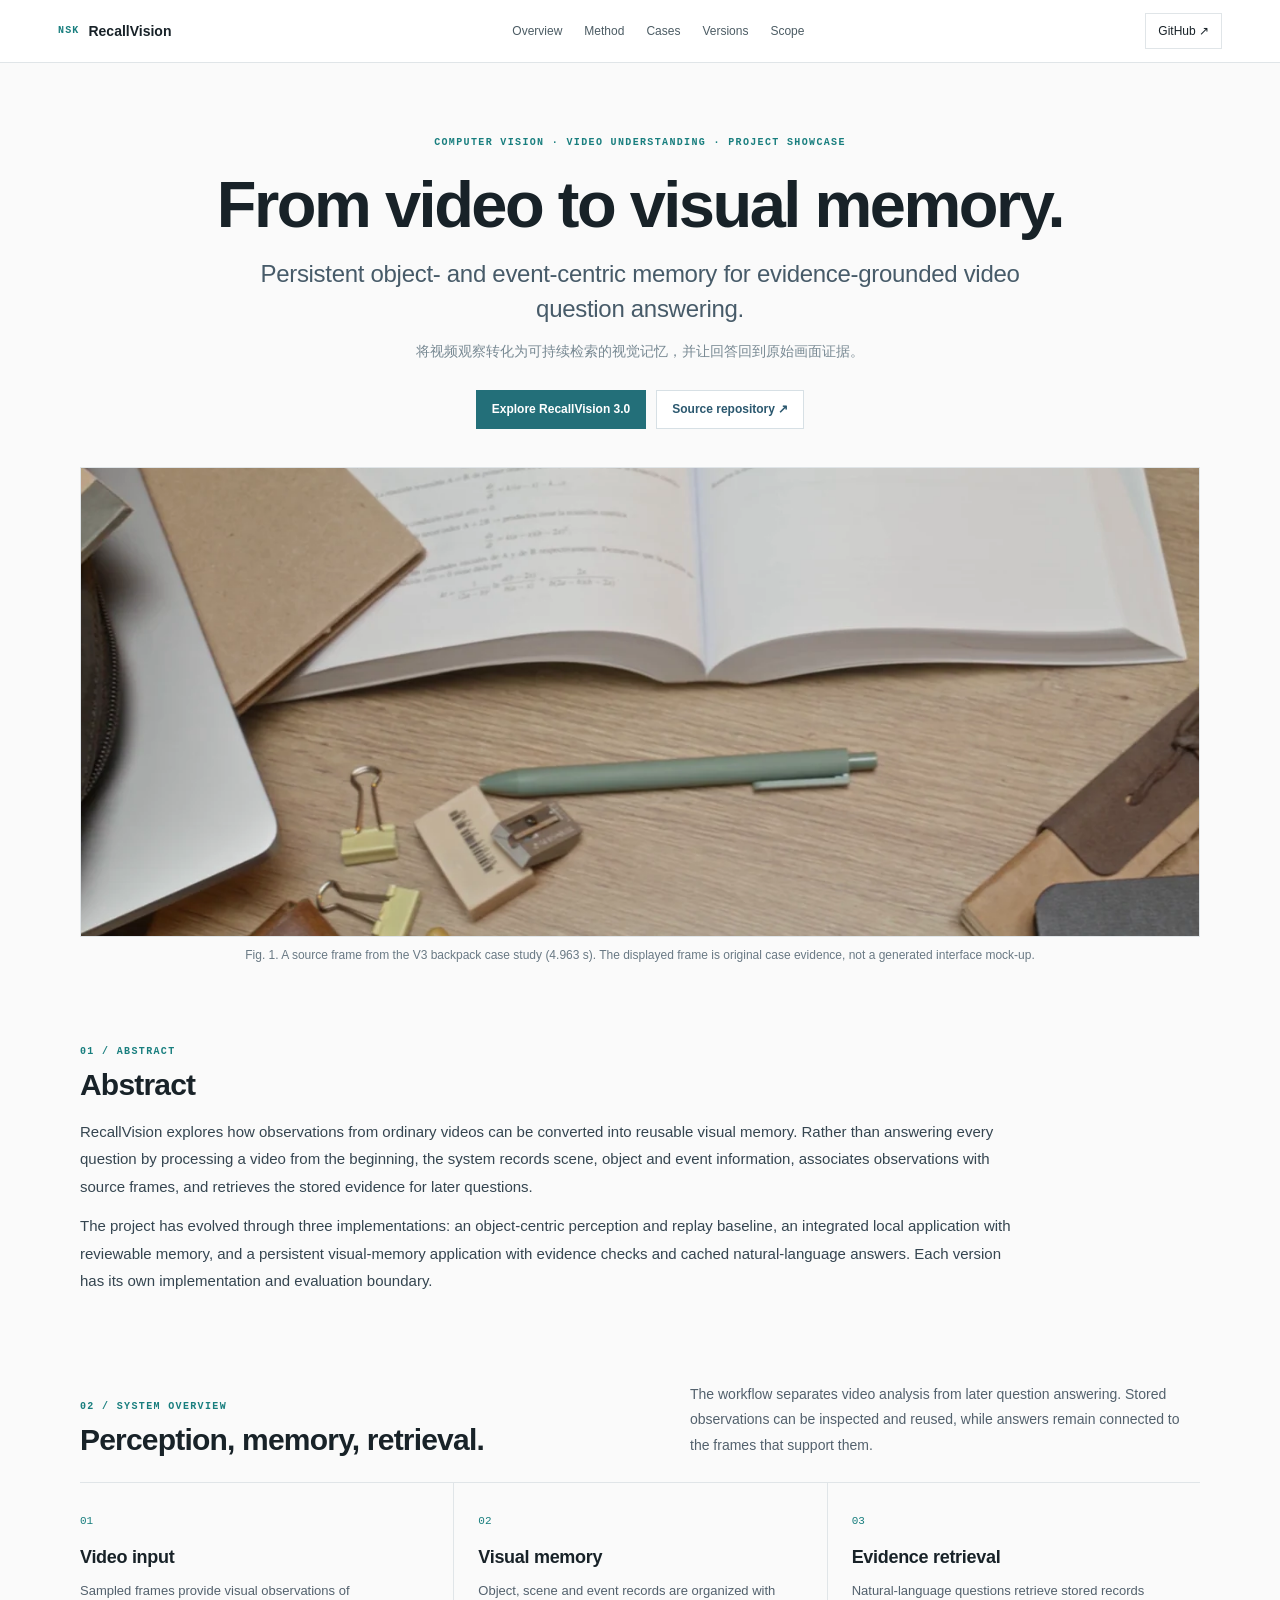
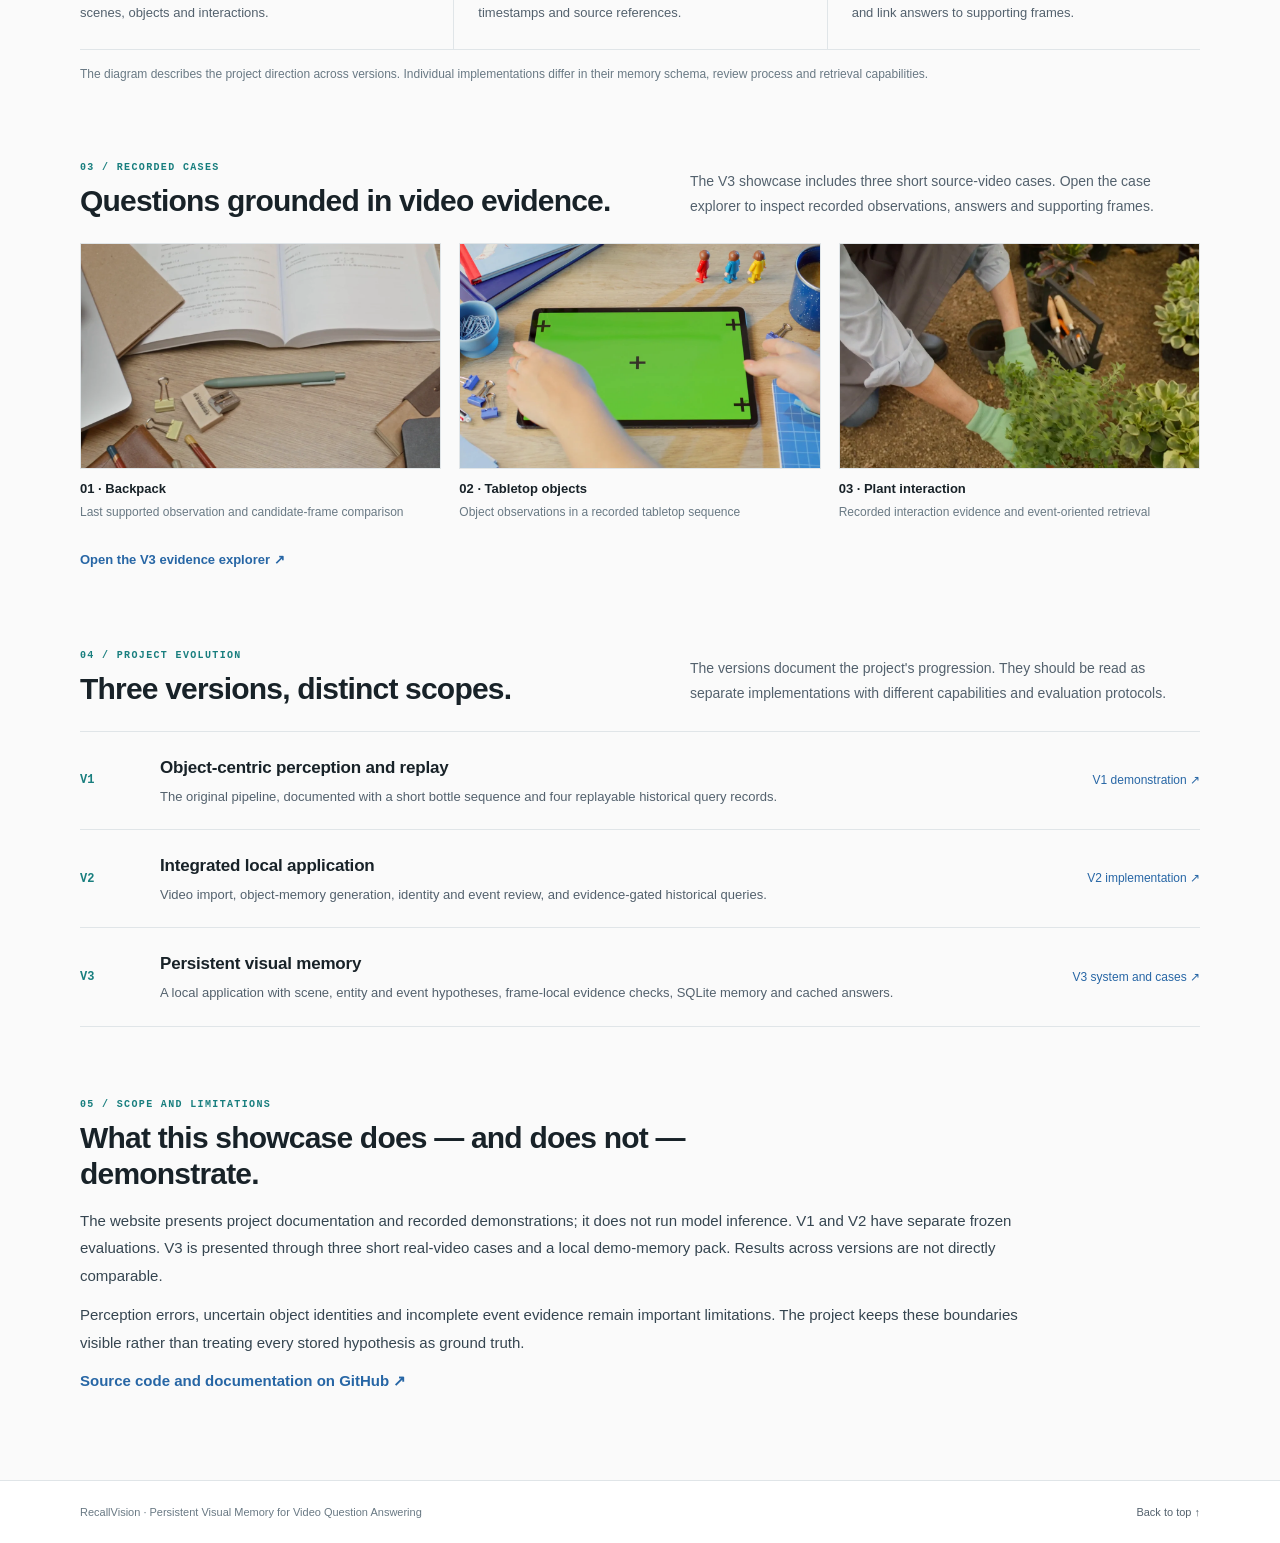
<file: index.html>
<!doctype html>
<html lang="en">
<head>
  <meta charset="utf-8">
  <meta name="viewport" content="width=device-width, initial-scale=1">
  <meta name="theme-color" content="#fafafa">
  <meta name="description" content="RecallVision turns video observations into persistent visual memory for evidence-grounded video question answering.">
  <meta property="og:title" content="RecallVision — From Video to Visual Memory">
  <meta property="og:description" content="A project on persistent visual memory, object and event records, and evidence-linked video retrieval.">
  <meta property="og:image" content="v3/media/backpack-4_963.webp">
  <title>RecallVision — From Video to Visual Memory</title>
  <link rel="stylesheet" href="home.css">
</head>
<body>
<a class="skip" href="#main">Skip to content</a>
<header class="topbar">
  <div class="top-inner">
    <a class="brand" href="./"><span class="brand-icon" aria-hidden="true">NSK</span><span class="brand-name">RecallVision</span></a>
    <nav aria-label="Primary navigation">
      <a href="#overview">Overview</a>
      <a href="#method">Method</a>
      <a href="#cases">Cases</a>
      <a href="#versions">Versions</a>
      <a href="#scope">Scope</a>
    </nav>
    <a class="github-link" href="https://github.com/suibianba12138/RecallVision-Course" target="_blank" rel="noopener noreferrer">GitHub ↗</a>
  </div>
</header>

<main id="main">
  <section class="hero wrap" id="overview">
    <div class="eyebrow">COMPUTER VISION · VIDEO UNDERSTANDING · PROJECT SHOWCASE</div>
    <h1>From video to visual memory.</h1>
    <p class="subtitle">Persistent object- and event-centric memory for evidence-grounded video question answering.</p>
    <p class="subtitle-zh" lang="zh-CN">将视频观察转化为可持续检索的视觉记忆，并让回答回到原始画面证据。</p>
    <div class="hero-links">
      <a class="pill primary" href="v3/">Explore RecallVision 3.0</a>
      <a class="pill" href="https://github.com/suibianba12138/RecallVision-Course" target="_blank" rel="noopener noreferrer">Source repository ↗</a>
    </div>
    <figure class="cover">
      <img src="v3/media/backpack-4_963.webp" alt="Source video frame used in the RecallVision V3 backpack case study">
      <figcaption>Fig. 1. A source frame from the V3 backpack case study (4.963 s). The displayed frame is original case evidence, not a generated interface mock-up.</figcaption>
    </figure>
  </section>

  <section class="wrap prose" id="abstract">
    <div class="kicker">01 / ABSTRACT</div>
    <h2>Abstract</h2>
    <p>RecallVision explores how observations from ordinary videos can be converted into reusable visual memory. Rather than answering every question by processing a video from the beginning, the system records scene, object and event information, associates observations with source frames, and retrieves the stored evidence for later questions.</p>
    <p>The project has evolved through three implementations: an object-centric perception and replay baseline, an integrated local application with reviewable memory, and a persistent visual-memory application with evidence checks and cached natural-language answers. Each version has its own implementation and evaluation boundary.</p>
  </section>

  <section class="wrap section" id="method">
    <div class="section-head">
      <div>
        <div class="kicker">02 / SYSTEM OVERVIEW</div>
        <h2>Perception, memory, retrieval.</h2>
      </div>
      <p>The workflow separates video analysis from later question answering. Stored observations can be inspected and reused, while answers remain connected to the frames that support them.</p>
    </div>
    <div class="workflow" role="list" aria-label="RecallVision system workflow">
      <div class="workflow-step" role="listitem">
        <span class="step-no">01</span>
        <h3>Video input</h3>
        <p>Sampled frames provide visual observations of scenes, objects and interactions.</p>
      </div>
      <div class="workflow-step" role="listitem">
        <span class="step-no">02</span>
        <h3>Visual memory</h3>
        <p>Object, scene and event records are organized with timestamps and source references.</p>
      </div>
      <div class="workflow-step" role="listitem">
        <span class="step-no">03</span>
        <h3>Evidence retrieval</h3>
        <p>Natural-language questions retrieve stored records and link answers to supporting frames.</p>
      </div>
    </div>
    <p class="note">The diagram describes the project direction across versions. Individual implementations differ in their memory schema, review process and retrieval capabilities.</p>
  </section>

  <section class="wrap section" id="cases">
    <div class="section-head">
      <div>
        <div class="kicker">03 / RECORDED CASES</div>
        <h2>Questions grounded in video evidence.</h2>
      </div>
      <p>The V3 showcase includes three short source-video cases. Open the case explorer to inspect recorded observations, answers and supporting frames.</p>
    </div>
    <div class="case-grid">
      <figure class="case-figure">
        <img src="v3/media/backpack-4_963.webp" alt="Backpack in the source video at 4.963 seconds" loading="lazy">
        <figcaption><strong>01 · Backpack</strong><span>Last supported observation and candidate-frame comparison</span></figcaption>
      </figure>
      <figure class="case-figure">
        <img src="v3/media/tablet-5_297.webp" alt="Tablet and mug in a sampled tabletop video frame" loading="lazy">
        <figcaption><strong>02 · Tabletop objects</strong><span>Object observations in a recorded tabletop sequence</span></figcaption>
      </figure>
      <figure class="case-figure">
        <img src="v3/media/plant-5_005.webp" alt="Plant interaction in a sampled source video frame" loading="lazy">
        <figcaption><strong>03 · Plant interaction</strong><span>Recorded interaction evidence and event-oriented retrieval</span></figcaption>
      </figure>
    </div>
    <p class="section-link"><a href="v3/">Open the V3 evidence explorer ↗</a></p>
  </section>

  <section class="wrap section" id="versions">
    <div class="section-head">
      <div>
        <div class="kicker">04 / PROJECT EVOLUTION</div>
        <h2>Three versions, distinct scopes.</h2>
      </div>
      <p>The versions document the project's progression. They should be read as separate implementations with different capabilities and evaluation protocols.</p>
    </div>
    <div class="version-list">
      <article class="version-row">
        <div class="version-id">V1</div>
        <div class="version-body">
          <h3>Object-centric perception and replay</h3>
          <p>The original pipeline, documented with a short bottle sequence and four replayable historical query records.</p>
        </div>
        <a href="v1/">V1 demonstration ↗</a>
      </article>
      <article class="version-row">
        <div class="version-id">V2</div>
        <div class="version-body">
          <h3>Integrated local application</h3>
          <p>Video import, object-memory generation, identity and event review, and evidence-gated historical queries.</p>
        </div>
        <a href="v2/">V2 implementation ↗</a>
      </article>
      <article class="version-row">
        <div class="version-id">V3</div>
        <div class="version-body">
          <h3>Persistent visual memory</h3>
          <p>A local application with scene, entity and event hypotheses, frame-local evidence checks, SQLite memory and cached answers.</p>
        </div>
        <a href="v3/">V3 system and cases ↗</a>
      </article>
    </div>
  </section>

  <section class="wrap prose scope" id="scope">
    <div class="kicker">05 / SCOPE AND LIMITATIONS</div>
    <h2>What this showcase does — and does not — demonstrate.</h2>
    <p>The website presents project documentation and recorded demonstrations; it does not run model inference. V1 and V2 have separate frozen evaluations. V3 is presented through three short real-video cases and a local demo-memory pack. Results across versions are not directly comparable.</p>
    <p>Perception errors, uncertain object identities and incomplete event evidence remain important limitations. The project keeps these boundaries visible rather than treating every stored hypothesis as ground truth.</p>
    <p class="section-link"><a href="https://github.com/suibianba12138/RecallVision-Course" target="_blank" rel="noopener noreferrer">Source code and documentation on GitHub ↗</a></p>
  </section>
</main>

<footer class="footer">
  <div class="wrap footer-inner">
    <span>RecallVision · Persistent Visual Memory for Video Question Answering</span>
    <a href="#overview">Back to top ↑</a>
  </div>
</footer>
</body>
</html>
</file>
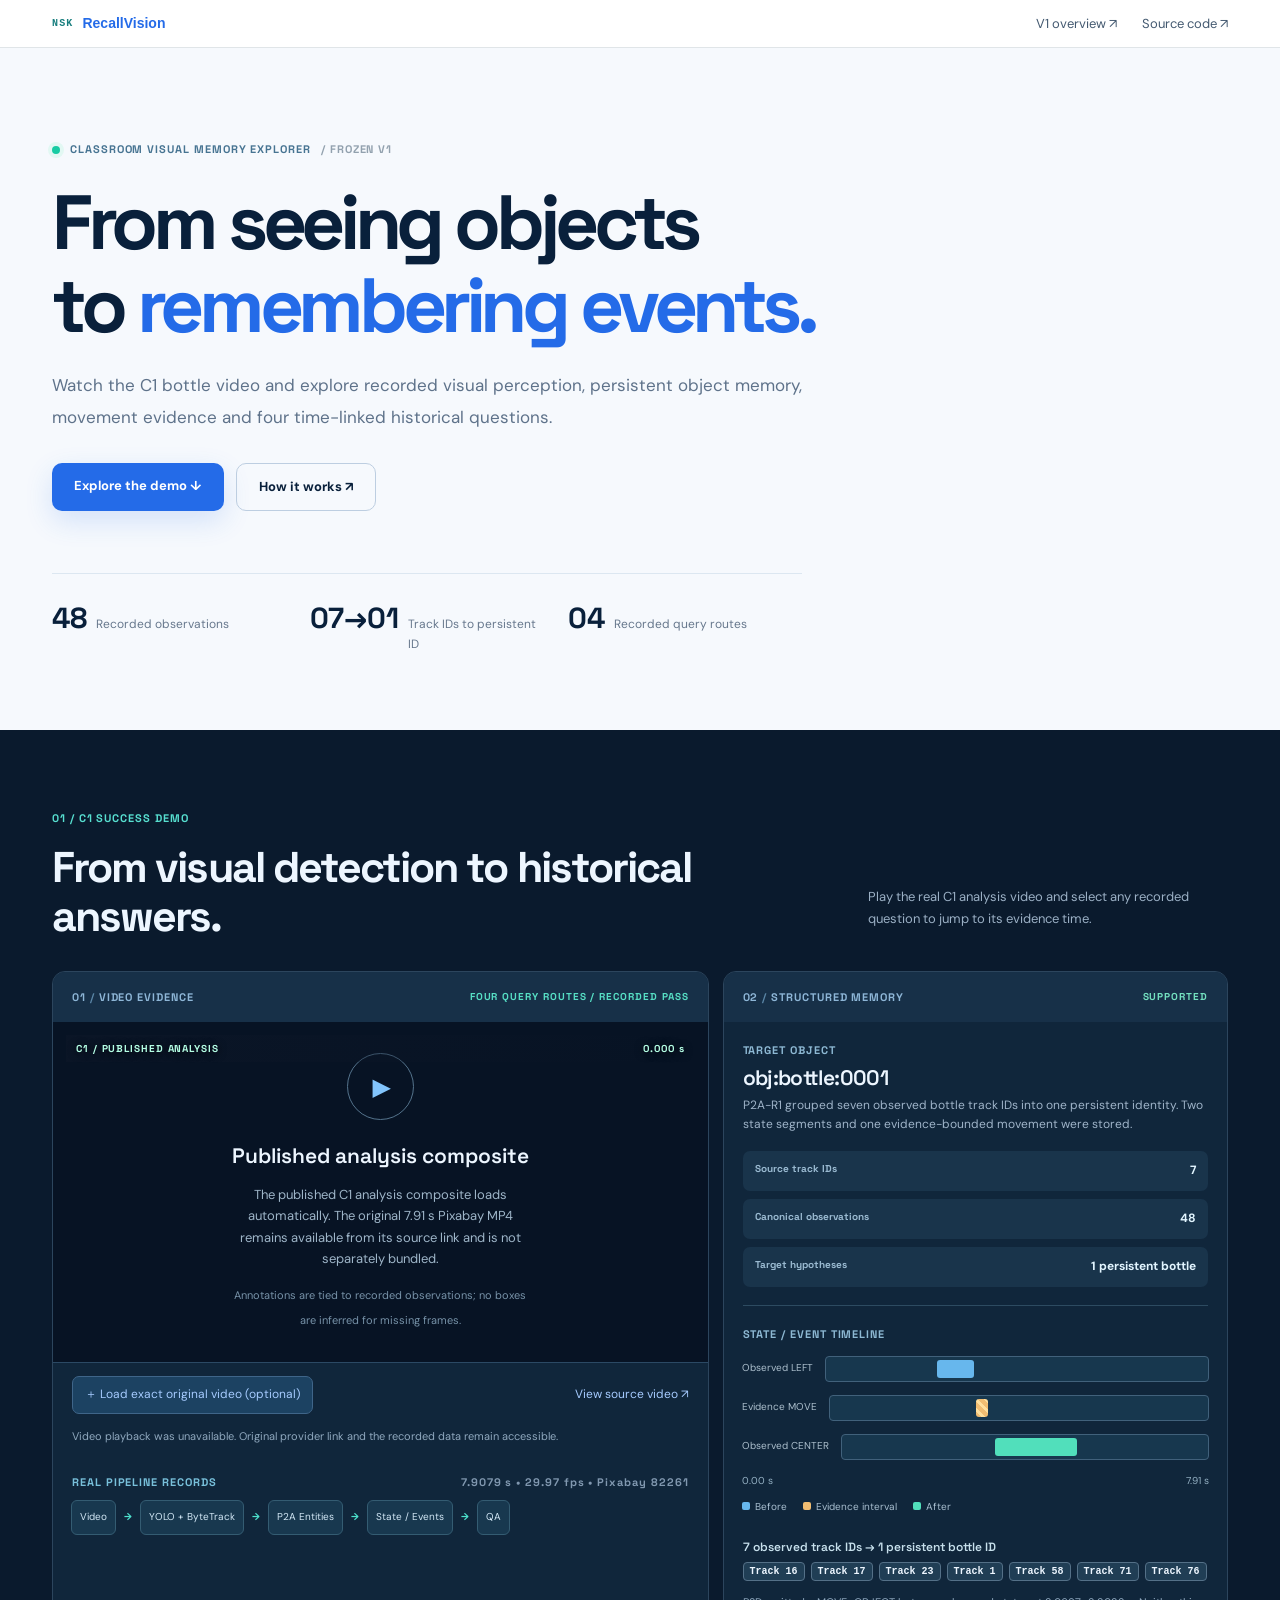
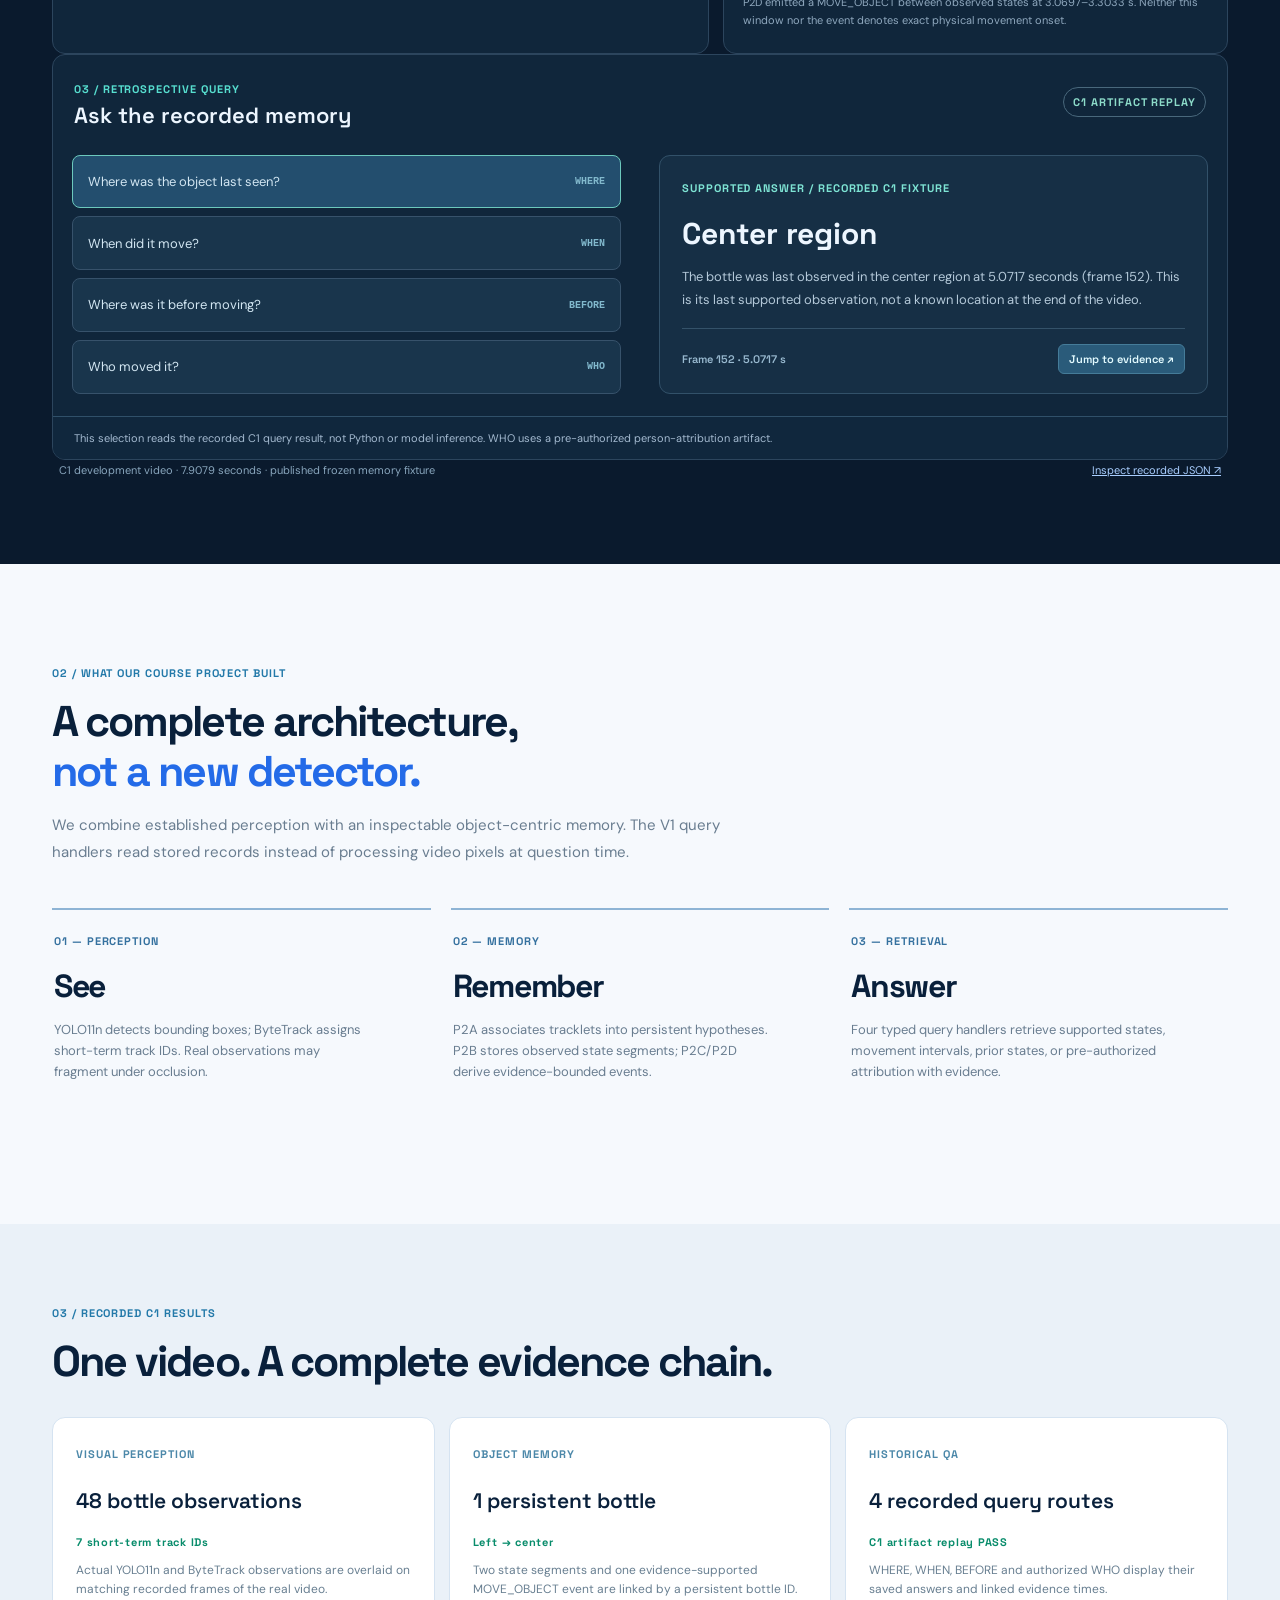
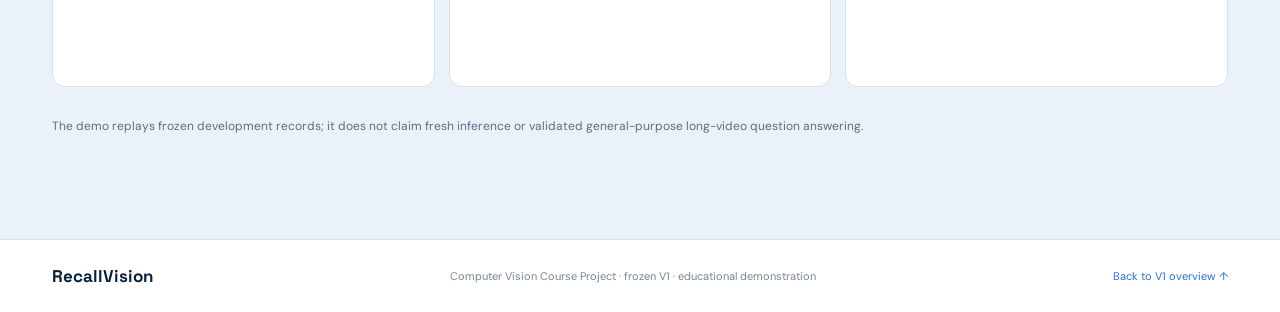
<file: case-studies/index.html>
<!doctype html>
<html lang="en"><head>
<meta charset="utf-8"><meta name="viewport" content="width=device-width, initial-scale=1">
<meta name="theme-color" content="#08182b">
<meta name="description" content="RecallVision C1 demonstration: recorded video, persistent bottle memory, event evidence and four queries.">
<title>RecallVision | C1 Demo</title>
<link rel="stylesheet" href="./showcase.css">
</head><body>
<header class="nav"><a class="brand" href="../"><span class="brand-icon">NSK</span><span class="brand-name">RecallVision</span></a><div class="nav-links"><a href="../v1/">V1 overview ↗</a><a href="https://github.com/suibianba12138/RecallVision-Course" target="_blank" rel="noopener">Source code ↗</a></div></header>
<main>
<section class="intro shell"><div class="eyebrow"><span class="green-dot"></span> CLASSROOM VISUAL MEMORY EXPLORER <span class="monospace">/ FROZEN V1</span></div><h1>From seeing objects<br>to <em>remembering events.</em></h1><p>Watch the C1 bottle video and explore recorded visual perception, persistent object memory, movement evidence and four time-linked historical questions.</p><div class="intro-actions"><a class="btn primary" href="#lab">Explore the demo ↓</a><a class="btn secondary" href="#pipeline">How it works ↗</a></div><div class="intro-metrics"><div><b>48</b><span>Recorded observations</span></div><div><b>07→01</b><span>Track IDs to persistent ID</span></div><div><b>04</b><span>Recorded query routes</span></div></div></section>
<section class="lab-section" id="lab"><div class="shell">
<div class="section-top"><div><div class="section-label">01 / C1 SUCCESS DEMO</div><h2>From visual detection to historical answers.</h2></div><p>Play the real C1 analysis video and select any recorded question to jump to its evidence time.</p></div>
<div class="dashboard">
<div class="visual-panel">
<div class="panel-head"><span>01 <i>/</i> VIDEO EVIDENCE</span><b id="caseTag">RECORDED C1</b></div>
<div class="stage" id="stage">
<video id="clip" muted playsinline preload="metadata" controls></video>
<div class="stage-empty" id="stageEmpty"><div class="stage-symbol">▶</div><b>Published analysis composite</b><p id="stageText">The published analysis composite loads automatically; original source videos remain external.</p><span>Annotations are tied to recorded observations; no boxes are inferred for missing frames.</span></div>
<div class="stage-overlay" id="stageOverlay"><span id="videoLabel">OFFLINE VIDEO EVIDENCE</span><span id="timeLabel">00.000s</span></div>
</div>
<div class="video-actions"><label for="localVideo" class="load">＋ Load exact original video (optional)</label><input type="file" accept="video/*" hidden id="localVideo"><a id="videoSource" href="https://pixabay.com/videos/bottle-hands-water-liquid-table-82261/" target="_blank" rel="noopener">View source video ↗</a></div>
<p class="media-note" id="videoNote">Published analysis composites load automatically. Original source videos remain external and are not bundled.</p>
<div class="phase-label">REAL PIPELINE RECORDS <span id="caseMeta">7.9079 s • 29.97 FPS • Pixabay</span></div>
<div class="pipeline-strip" id="pipelineStrip"><span>Video</span><b>→</b><span>YOLO + ByteTrack</span><b>→</b><span>P2A Entities</span><b>→</b><span>State / Events</span><b>→</b><span>QA</span></div>
</div>
<div class="memory-panel">
<div class="panel-head"><span>02 <i>/</i> STRUCTURED MEMORY</span><b id="memoryFlag" class="good-label">SUPPORTED</b></div>
<div class="record-type">TARGET OBJECT</div><h3 id="targetName">obj:bottle:0001</h3>
<p id="memoryDescription">Seven fragmented bottle track IDs consolidated into a persistent entity.</p>
<div class="records" id="records">
<div class="record"><span>Detector / tracker output</span><b>7 track IDs</b></div>
<div class="record"><span>Canonical observations</span><b>48</b></div>
<div class="record"><span>Persistent target</span><b>1 resolved bottle</b></div>
</div>
<div class="section-divider"></div>
<div class="record-type">STATE / EVENT TIMELINE</div>
<div class="timeline" id="timeline"></div>
<div class="identity-chart" id="identityChart"></div>
<div class="memory-note" id="memoryNote">The MOVE_OBJECT interval bounds observations; it is not an exact physical onset.</div>
</div>
</div>
<div class="qa-panel">
<div class="qa-head"><div><span class="section-label">03 / RETROSPECTIVE QUERY</span><h3 id="qaTitle">Ask the recorded memory</h3></div><span id="qaState" class="qa-badge">C1 ARTIFACT REPLAY</span></div>
<div class="qa-buttons" id="qaButtons">
<button data-q="where" class="active">Where was the object last seen? <small>WHERE</small></button>
<button data-q="when">When did it move? <small>WHEN</small></button>
<button data-q="before">Where was it before moving? <small>BEFORE</small></button>
<button data-q="who">Who moved it? <small>WHO</small></button>
</div>
<div class="answer"><span id="answerLabel">SUPPORTED ANSWER / RECORDED FIXTURE</span><h4 id="answerTitle">Center region</h4><p id="answerText">The bottle was last observed at 5.0717 s in the center region.</p><div class="evidence" id="evidence">Frame 152 · 5.0717 s <button id="jumpBtn" type="button">Jump to evidence ↗</button></div></div>
<div class="warning-note" id="interpretNote">Selecting a question replays recorded C1 query JSON. It does not run Python, YOLO, or a VLM.</div>
</div>
<div class="sourcebar"><span id="dataSourceText">Dataset: Pixabay bottle, 7.9079 s · p1b_pixabay_bottle</span><a href="https://github.com/suibianba12138/RecallVision-Course/tree/main/course_demo/fixture" target="_blank" rel="noopener">Inspect recorded JSON ↗</a></div>
</div></section>
<section class="story shell" id="pipeline"><div class="section-label">02 / WHAT OUR COURSE PROJECT BUILT</div><h2>A complete architecture,<br><em>not a new detector.</em></h2><p class="story-lede">We combine established perception with an inspectable object-centric memory. The V1 query handlers read stored records instead of processing video pixels at question time.</p>
<div class="story-steps">
<div><span>01 — PERCEPTION</span><b>See</b><p>YOLO11n detects bounding boxes; ByteTrack assigns short-term track IDs. Real observations may fragment under occlusion.</p></div>
<div><span>02 — MEMORY</span><b>Remember</b><p>P2A associates tracklets into persistent hypotheses. P2B stores observed state segments; P2C/P2D derive evidence-bounded events.</p></div>
<div><span>03 — RETRIEVAL</span><b>Answer</b><p>Four typed query handlers retrieve supported states, movement intervals, prior states, or pre-authorized attribution with evidence.</p></div>
</div></section>
<section class="result-section"><div class="shell"><div class="section-label">03 / RECORDED C1 RESULTS</div><h2>One video. A complete evidence chain.</h2><div class="result-grid">
<article class="result-card"><span class="result-number">VISUAL PERCEPTION</span><h3>48 bottle observations</h3><strong class="state-pass">7 short-term track IDs</strong><p>Actual YOLO11n and ByteTrack observations are overlaid on matching recorded frames of the real video.</p></article>
<article class="result-card"><span class="result-number">OBJECT MEMORY</span><h3>1 persistent bottle</h3><strong class="state-pass">Left → center</strong><p>Two state segments and one evidence-supported MOVE_OBJECT event are linked by a persistent bottle ID.</p></article>
<article class="result-card"><span class="result-number">HISTORICAL QA</span><h3>4 recorded query routes</h3><strong class="state-pass">C1 artifact replay PASS</strong><p>WHERE, WHEN, BEFORE and authorized WHO display their saved answers and linked evidence times.</p></article>
</div><p class="limit">The demo replays frozen development records; it does not claim fresh inference or validated general-purpose long-video question answering.</p></div></section>
</main><footer class="footer"><div class="shell"><b>RecallVision</b><span>Computer Vision Course Project · frozen V1 · educational demonstration</span><a href="../v1/">Back to V1 overview ↑</a></div></footer>
<script src="./showcase.js"></script></body></html>
</file>
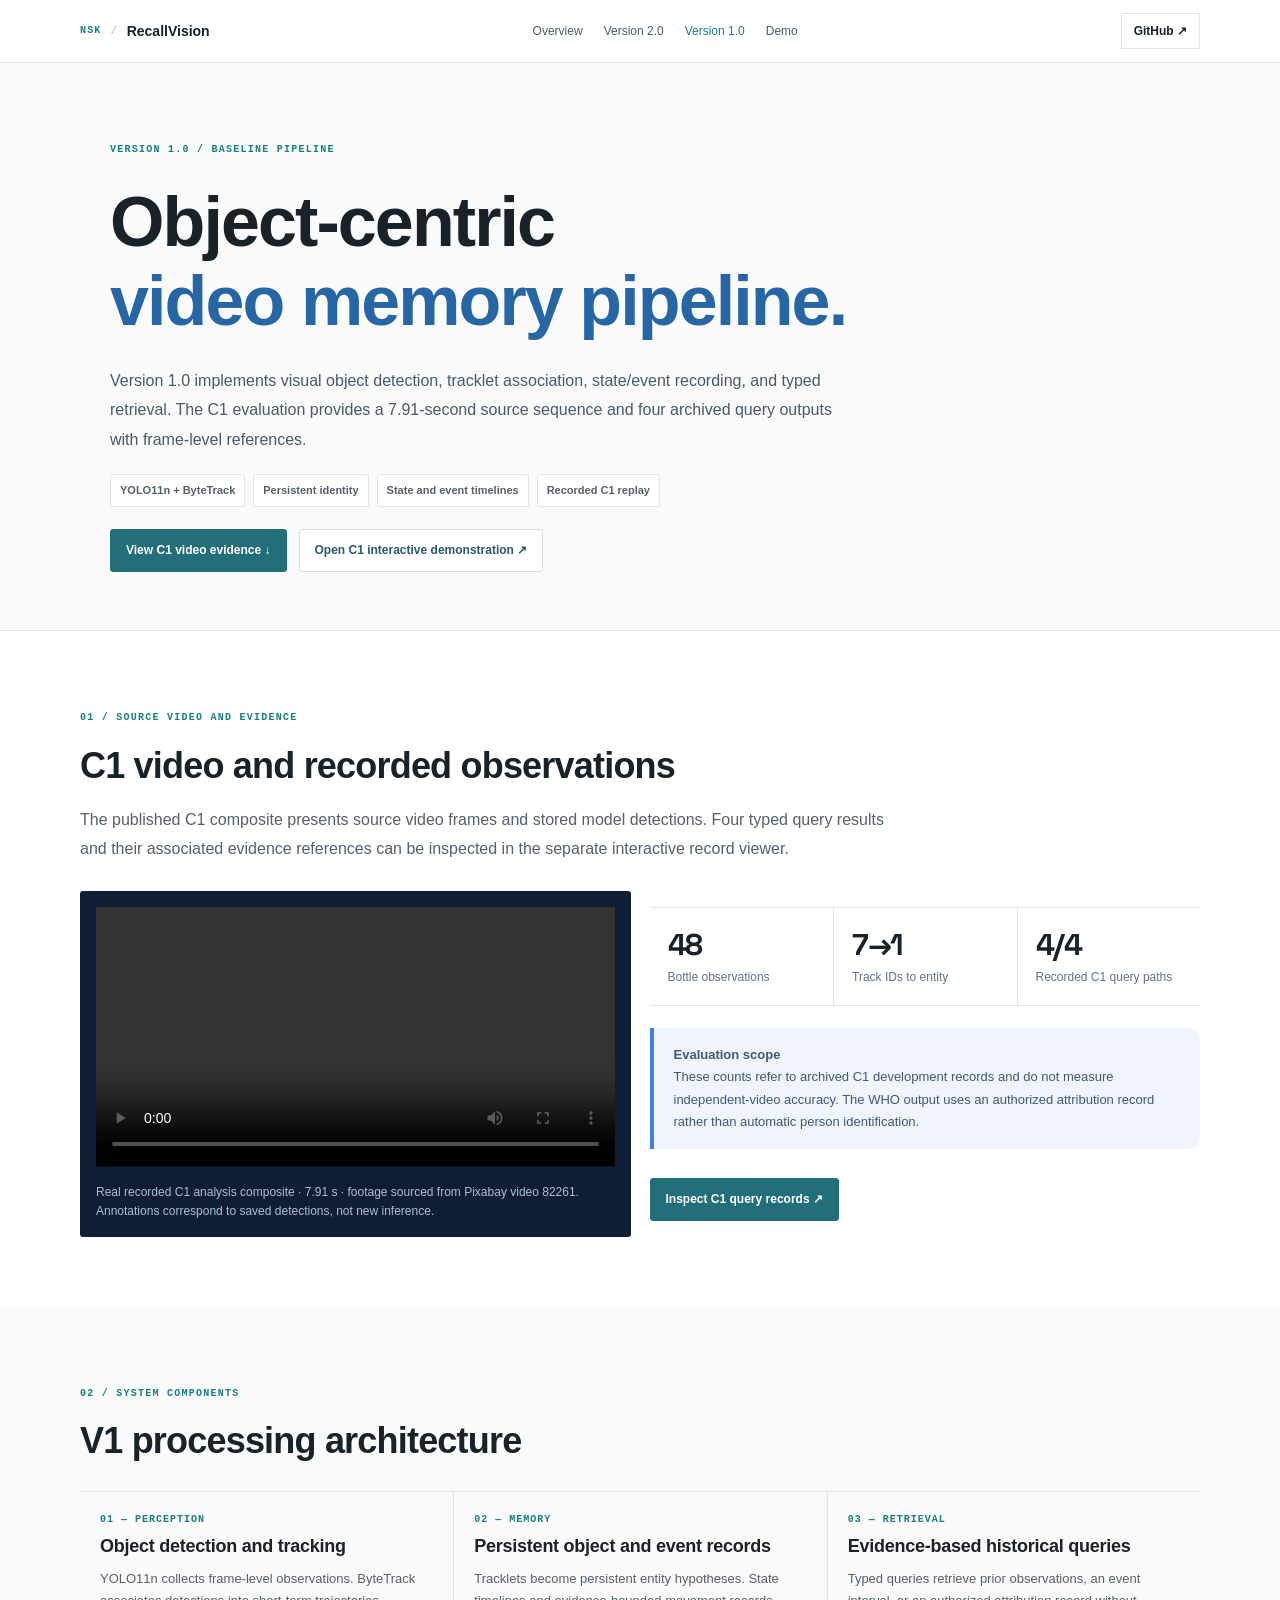
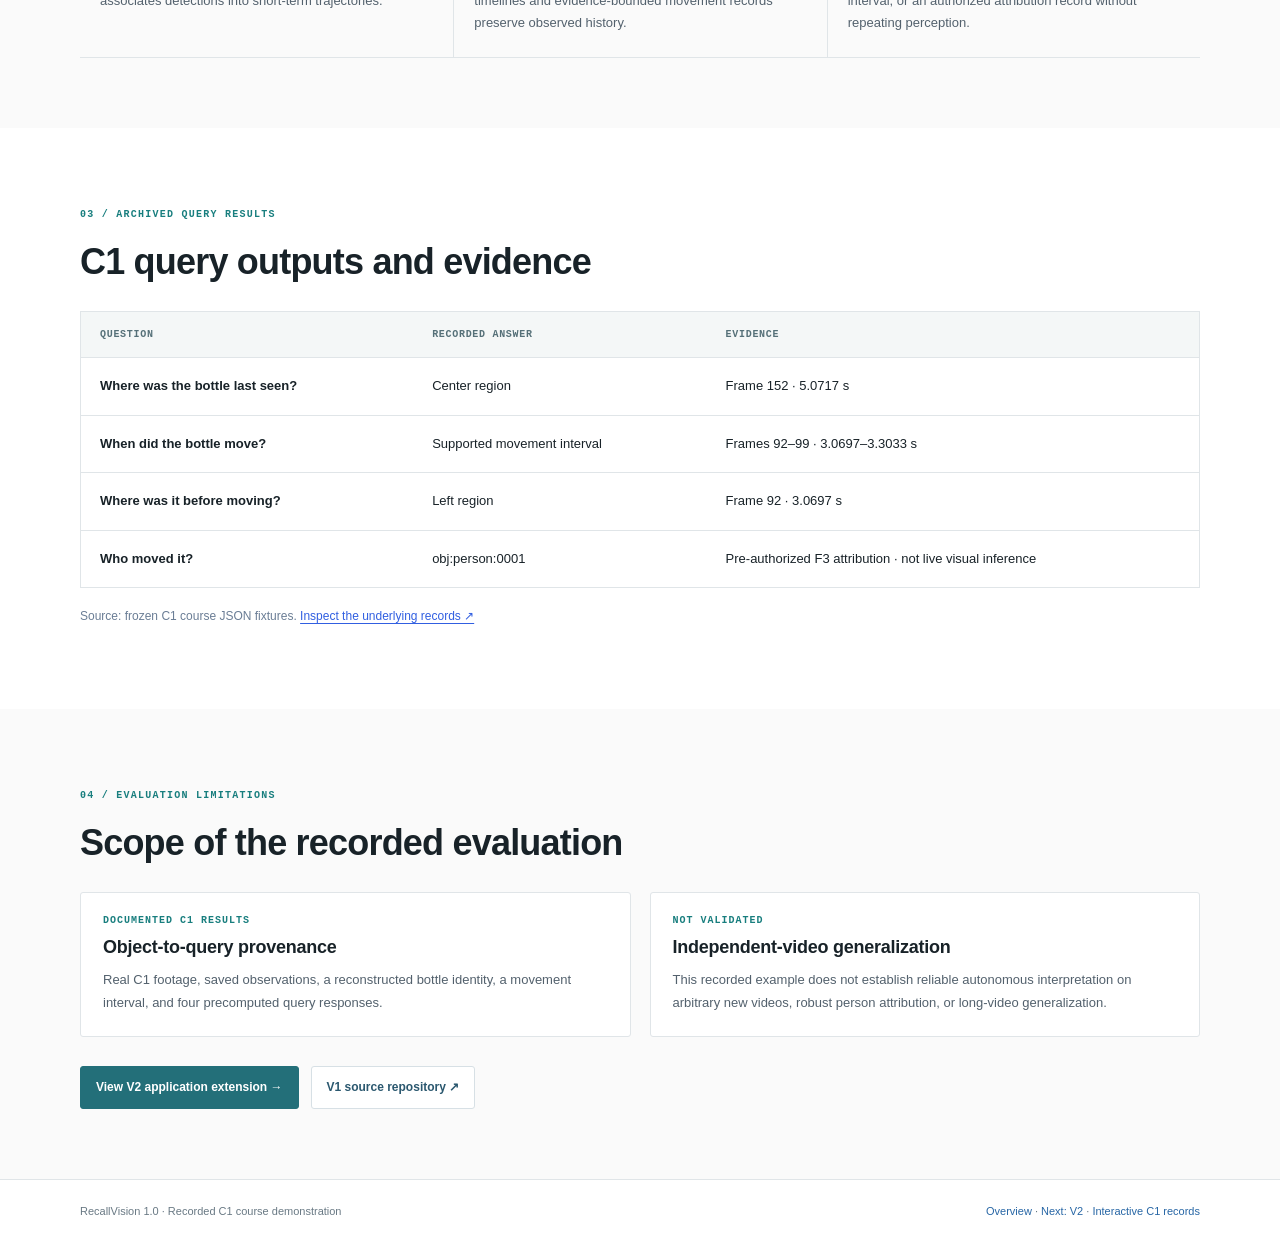
<file: v1/index.html>
<!doctype html><html lang="en"><head><meta charset="utf-8"><meta name="viewport" content="width=device-width,initial-scale=1"><meta name="description" content="RecallVision 1.0: recorded C1 bottle video, structured object memory, and four evidence-linked query routes."><title>RecallVision 1.0 — Baseline Pipeline and C1 Evaluation</title><link rel="stylesheet" href="../pages.css"><link rel="stylesheet" href="../paper.css"></head><body>
<header class="topbar"><div class="wrap topbar-inner"><a class="logo" href="../"><span class="logo-mark">NSK</span><span class="logo-divider">/</span><span class="logo-name">RecallVision</span></a><nav class="navlinks" aria-label="Main navigation"><a href="../">Overview</a><a href="../v2/">Version 2.0</a><a class="active" href="./">Version 1.0</a><a class="minor" href="#demo">Demo</a></nav><a class="github-link" href="https://github.com/suibianba12138/RecallVision-Course" target="_blank" rel="noopener noreferrer">GitHub ↗</a></div></header>
<main>
<section class="detail-hero v1-hero"><div class="wrap"><div class="eyebrow">VERSION 1.0 / BASELINE PIPELINE</div><h1>Object-centric<br><span class="accent">video memory pipeline.</span></h1><p class="lead">Version 1.0 implements visual object detection, tracklet association, state/event recording, and typed retrieval. The C1 evaluation provides a 7.91-second source sequence and four archived query outputs with frame-level references.</p><div class="hero-tags"><span>YOLO11n + ByteTrack</span><span>Persistent identity</span><span>State and event timelines</span><span>Recorded C1 replay</span></div><div class="btnrow"><a class="btn btn-primary" href="#demo">View C1 video evidence ↓</a><a class="btn btn-secondary" href="../case-studies/">Open C1 interactive demonstration ↗</a></div></div></section>
<section class="section detail-panel" id="demo"><div class="wrap"><div class="section-heading"><div class="eyebrow">01 / SOURCE VIDEO AND EVIDENCE</div><h2>C1 video and recorded observations</h2><p>The published C1 composite presents source video frames and stored model detections. Four typed query results and their associated evidence references can be inspected in the separate interactive record viewer.</p></div>
<div class="grid-2" style="align-items:center"><div class="media-card"><video controls preload="metadata" playsinline aria-label="Recorded C1 bottle analysis video" src="../case-studies/media/c1-analysis.mp4"></video><div class="media-caption">Real recorded C1 analysis composite · 7.91 s · footage sourced from Pixabay video 82261. Annotations correspond to saved detections, not new inference.</div></div>
<div><div class="fact-strip" style="grid-template-columns:repeat(3,1fr)"><div><div class="kpi">48</div><p>Bottle observations</p></div><div><div class="kpi">7→1</div><p>Track IDs to entity</p></div><div><div class="kpi">4/4</div><p>Recorded C1 query paths</p></div></div><div class="note" style="margin-top:22px"><strong>Evaluation scope</strong><p>These counts refer to archived C1 development records and do not measure independent-video accuracy. The WHO output uses an authorized attribution record rather than automatic person identification.</p></div><div class="btnrow"><a class="btn btn-primary" href="../case-studies/">Inspect C1 query records ↗</a></div></div></div>
</div></section>
<section class="section" id="method"><div class="wrap"><div class="section-heading"><div class="eyebrow">02 / SYSTEM COMPONENTS</div><h2>V1 processing architecture</h2></div><div class="workflow-steps"><div class="whitecard"><div class="index">01 — PERCEPTION</div><h3>Object detection and tracking</h3><p>YOLO11n collects frame-level observations. ByteTrack associates detections into short-term trajectories.</p></div><div class="whitecard"><div class="index">02 — MEMORY</div><h3>Persistent object and event records</h3><p>Tracklets become persistent entity hypotheses. State timelines and evidence-bounded movement records preserve observed history.</p></div><div class="whitecard"><div class="index">03 — RETRIEVAL</div><h3>Evidence-based historical queries</h3><p>Typed queries retrieve prior observations, an event interval, or an authorized attribution record without repeating perception.</p></div></div></div></section>
<section class="section detail-panel" id="results"><div class="wrap"><div class="section-heading"><div class="eyebrow">03 / ARCHIVED QUERY RESULTS</div><h2>C1 query outputs and evidence</h2></div><div class="table-scroll"><table class="table"><thead><tr><th>Question</th><th>Recorded answer</th><th>Evidence</th></tr></thead><tbody><tr><td>Where was the bottle last seen?</td><td>Center region</td><td>Frame 152 · 5.0717 s</td></tr><tr><td>When did the bottle move?</td><td>Supported movement interval</td><td>Frames 92–99 · 3.0697–3.3033 s</td></tr><tr><td>Where was it before moving?</td><td>Left region</td><td>Frame 92 · 3.0697 s</td></tr><tr><td>Who moved it?</td><td>obj:person:0001</td><td>Pre-authorized F3 attribution · not live visual inference</td></tr></tbody></table></div><p class="source-note">Source: frozen C1 course JSON fixtures. <a class="ref-link" href="https://github.com/suibianba12138/RecallVision-Course/tree/main/course_demo/fixture" target="_blank" rel="noopener noreferrer">Inspect the underlying records ↗</a></p></div></section>
<section class="section"><div class="wrap"><div class="section-heading"><div class="eyebrow">04 / EVALUATION LIMITATIONS</div><h2>Scope of the recorded evaluation</h2></div><div class="grid-2"><div class="whitecard"><div class="index">DOCUMENTED C1 RESULTS</div><h3>Object-to-query provenance</h3><p>Real C1 footage, saved observations, a reconstructed bottle identity, a movement interval, and four precomputed query responses.</p></div><div class="whitecard"><div class="index">NOT VALIDATED</div><h3>Independent-video generalization</h3><p>This recorded example does not establish reliable autonomous interpretation on arbitrary new videos, robust person attribution, or long-video generalization.</p></div></div><div class="btnrow"><a class="btn btn-primary" href="../v2/">View V2 application extension →</a><a class="btn btn-secondary" href="https://github.com/suibianba12138/RecallVision-Course">V1 source repository ↗</a></div></div></section>
</main><footer class="footer"><div class="wrap footinner"><span>RecallVision 1.0 · Recorded C1 course demonstration</span><span><a href="../">Overview</a> · <a href="../v2/">Next: V2</a> · <a href="../case-studies/">Interactive C1 records</a></span></div></footer></body></html>
</file>
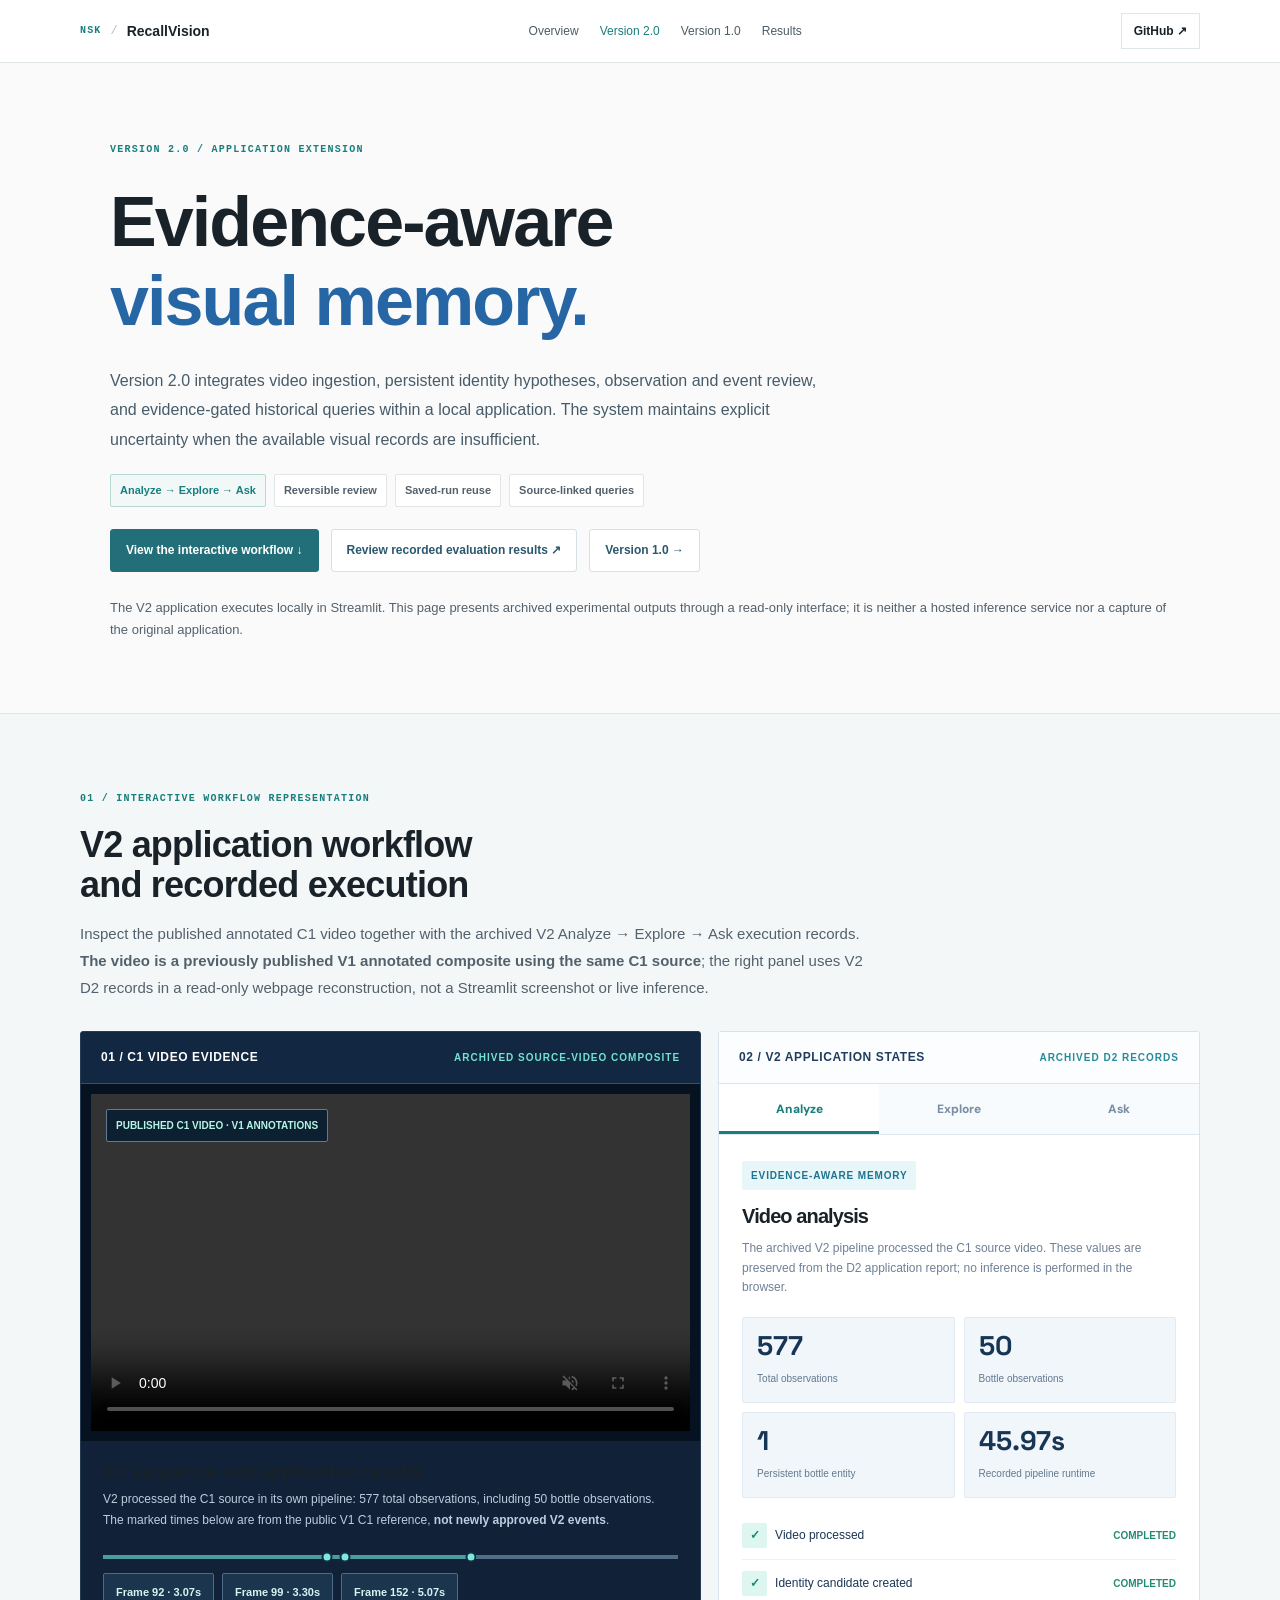
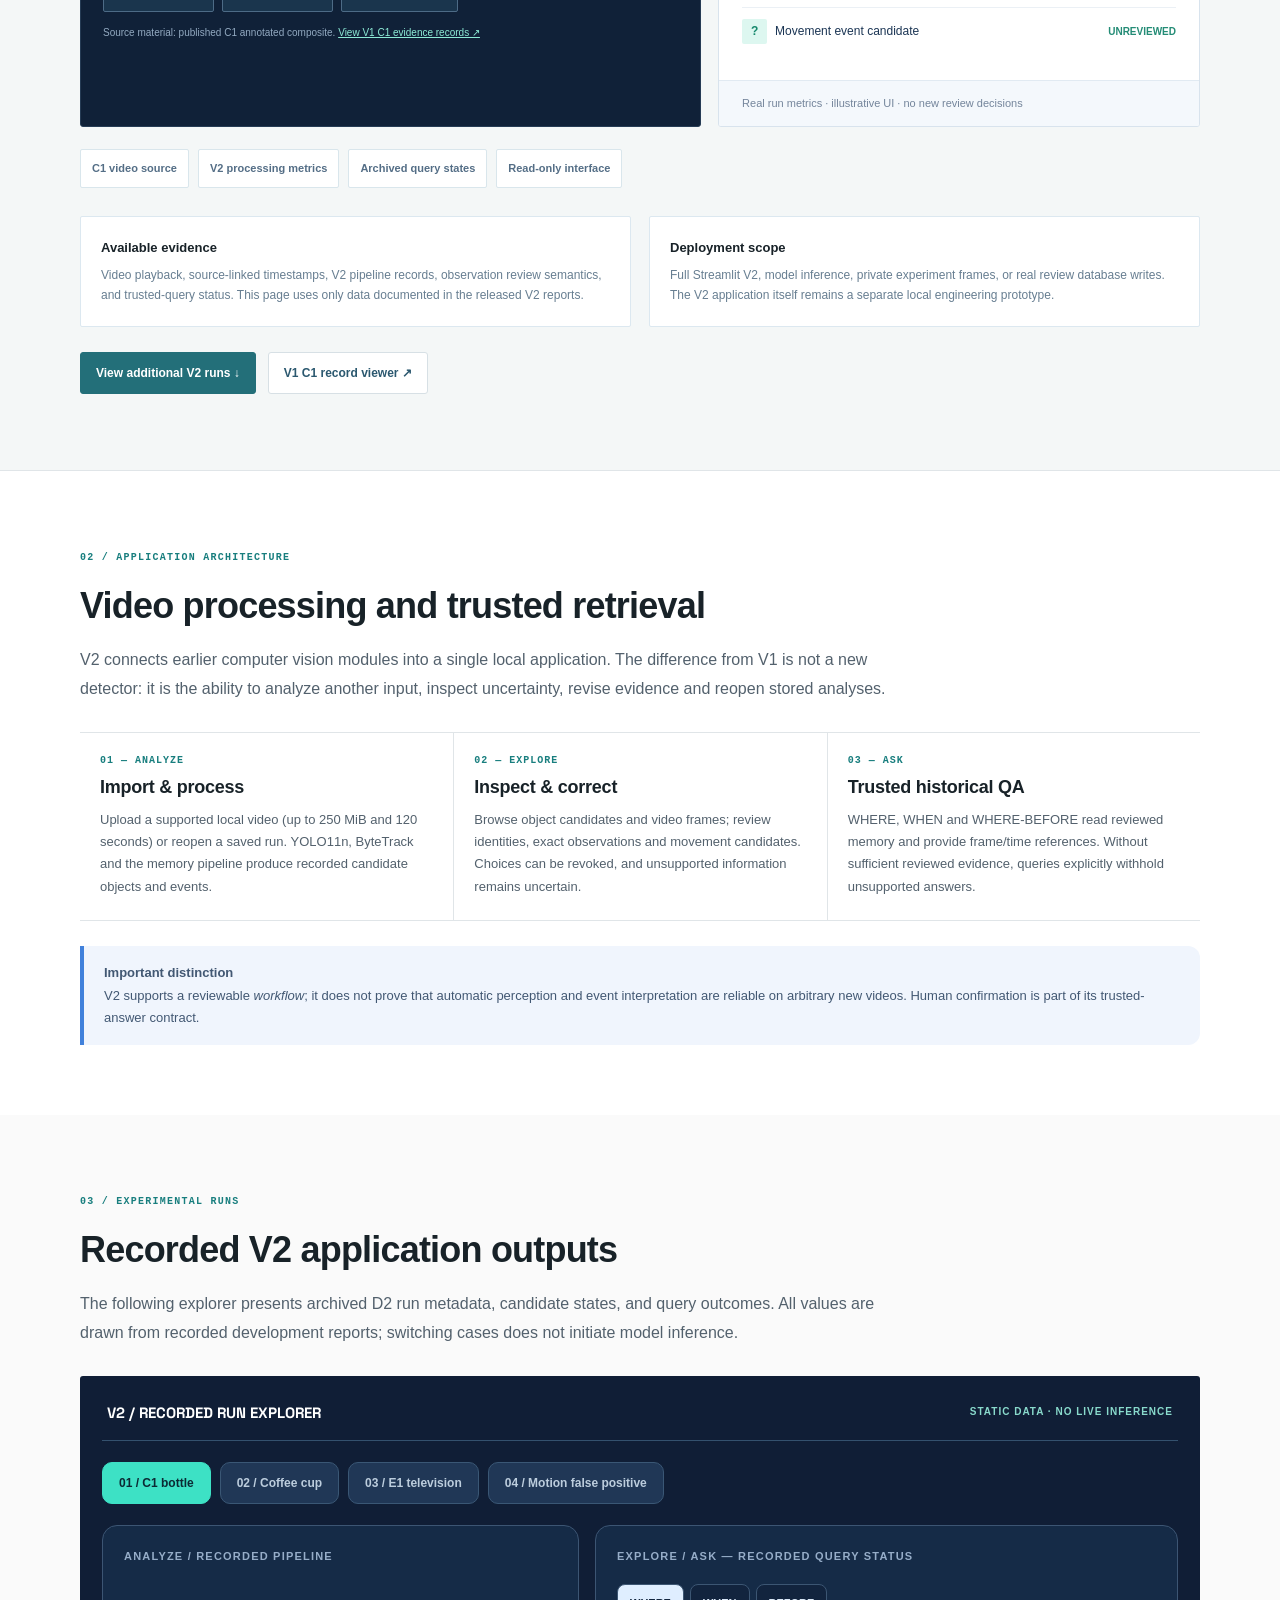
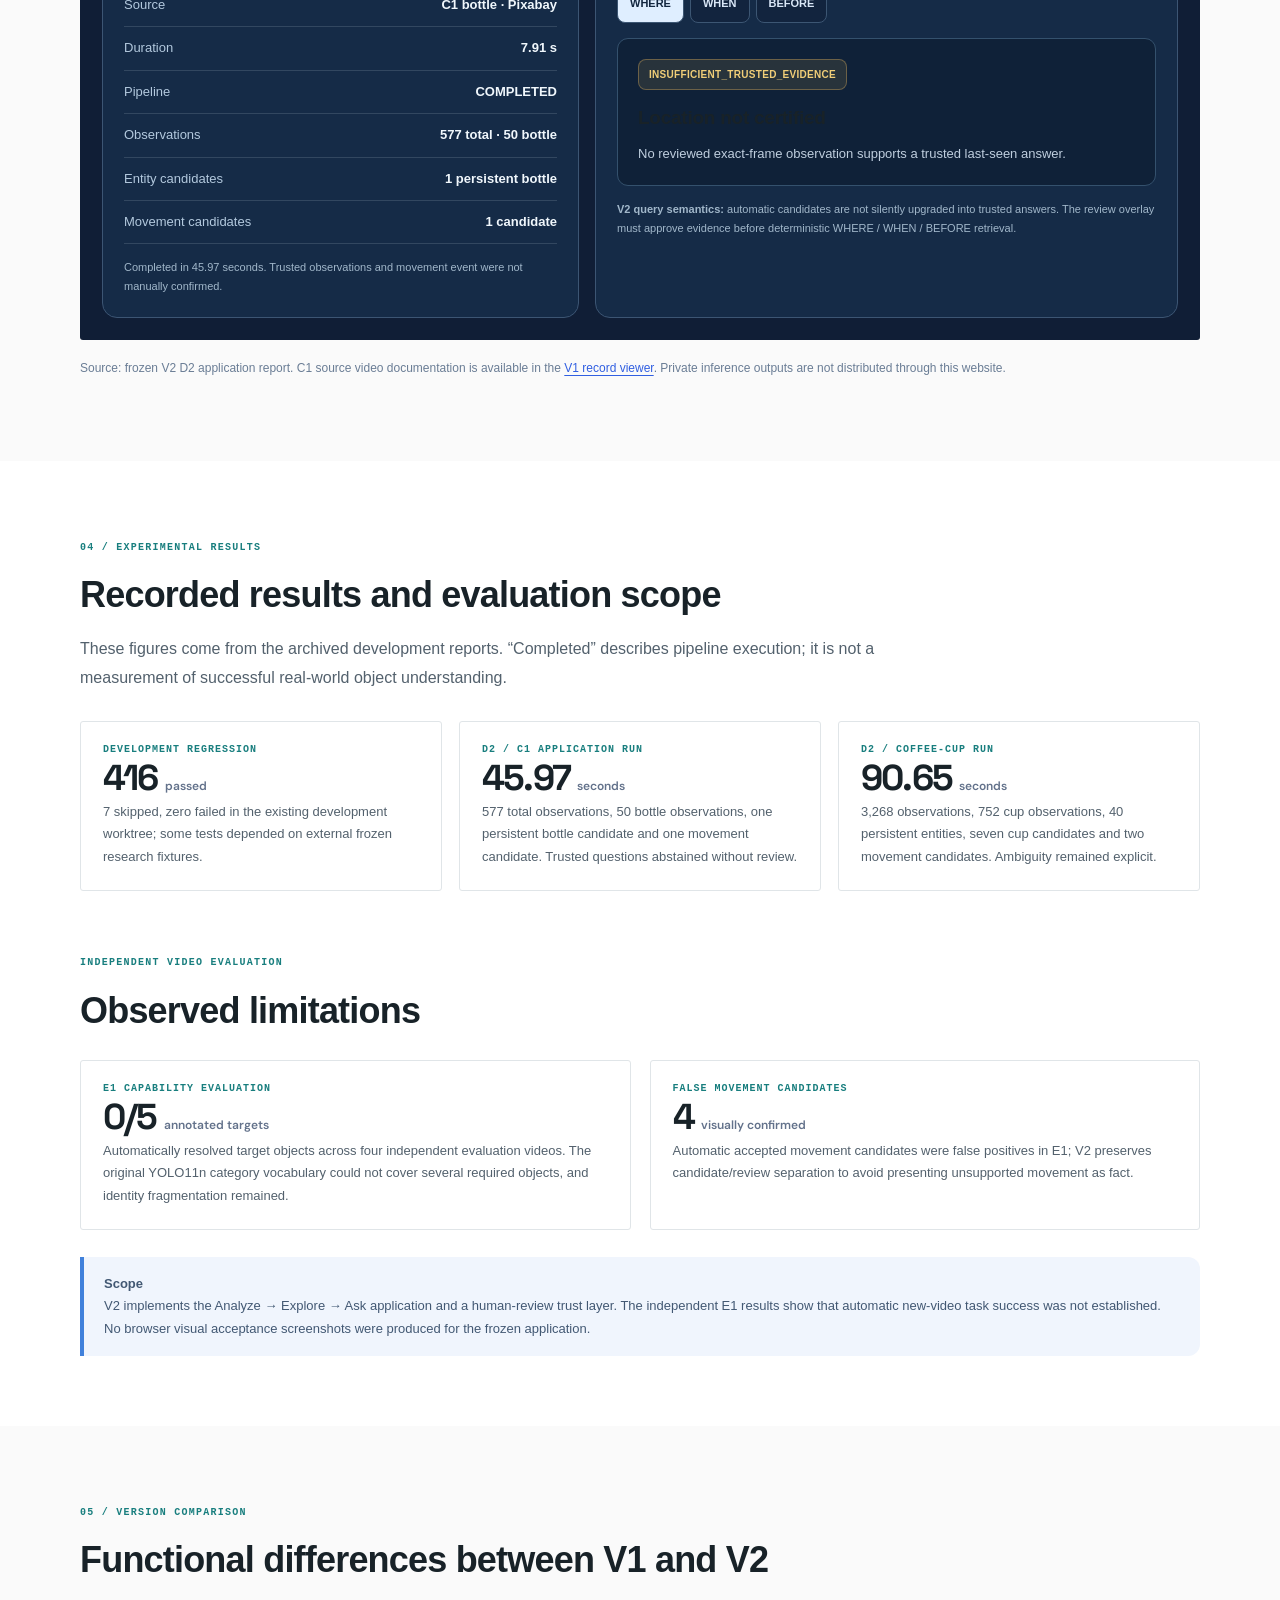
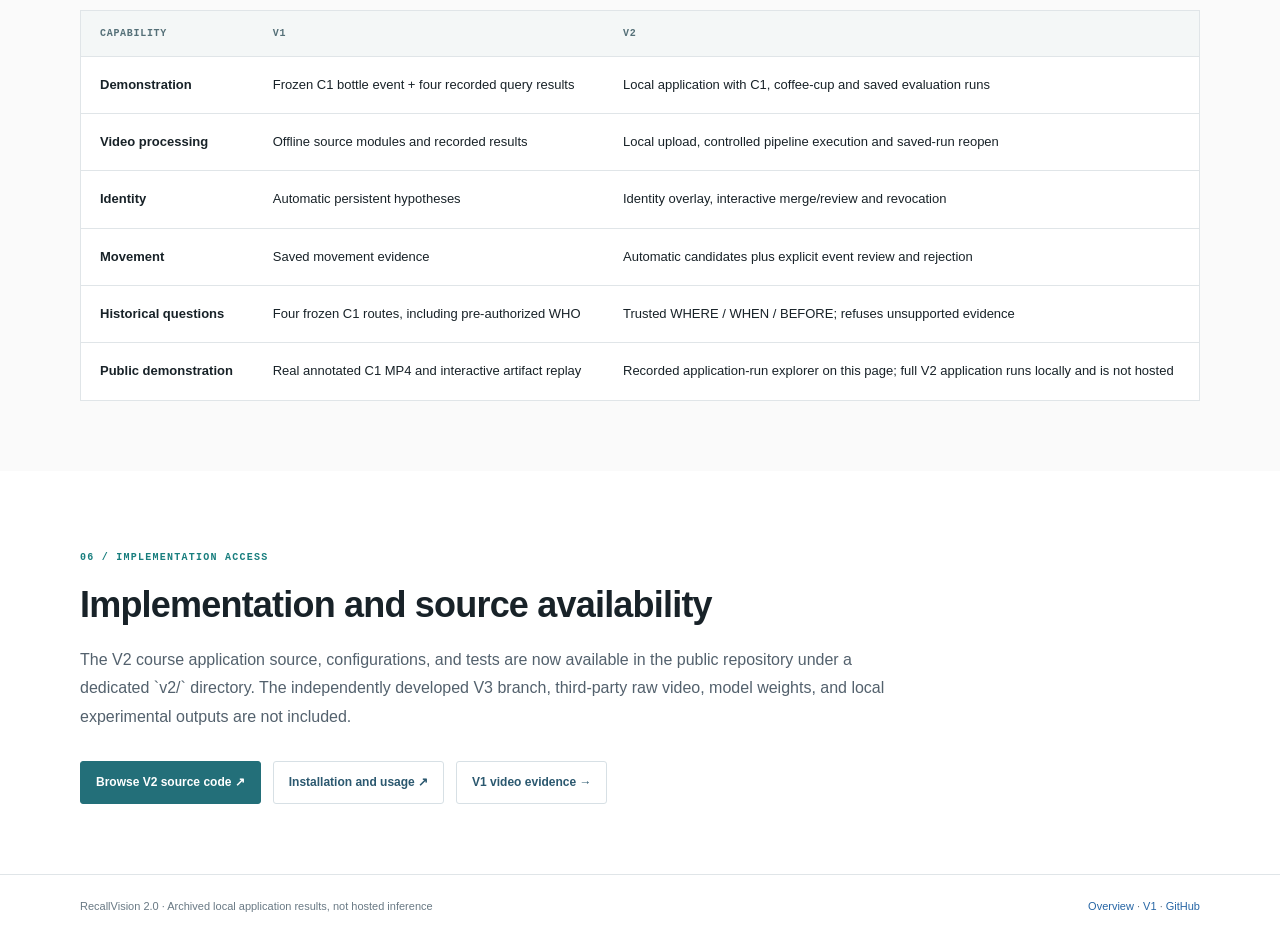
<file: v2/index.html>
<!doctype html><html lang="en"><head><meta charset="utf-8"><meta name="viewport" content="width=device-width,initial-scale=1"><meta name="theme-color" content="#101e35"><meta name="description" content="RecallVision 2.0 evidence-aware visual memory. Explore the local Analyze → Explore → Ask workflow and genuine D2 run records, with limitations clearly shown."><title>RecallVision 2.0 — Evidence-Aware Visual Memory</title><link rel="stylesheet" href="../pages.css"><link rel="stylesheet" href="tour.css"><link rel="stylesheet" href="../paper.css"></head>
<body><header class="topbar"><div class="wrap topbar-inner"><a class="logo" href="../"><span class="logo-mark">NSK</span><span class="logo-divider">/</span><span class="logo-name">RecallVision</span></a><nav class="navlinks" aria-label="Main navigation"><a href="../">Overview</a><a class="active" href="./">Version 2.0</a><a href="../v1/">Version 1.0</a><a class="minor" href="#results">Results</a></nav><a class="github-link" href="https://github.com/suibianba12138/RecallVision-Course" target="_blank" rel="noopener noreferrer">GitHub ↗</a></div></header>
<main>
<section class="detail-hero v2-hero"><div class="wrap"><div class="eyebrow">VERSION 2.0 / APPLICATION EXTENSION</div><h1>Evidence-aware<br><span class="accent">visual memory.</span></h1>
<p class="lead">Version 2.0 integrates video ingestion, persistent identity hypotheses, observation and event review, and evidence-gated historical queries within a local application. The system maintains explicit uncertainty when the available visual records are insufficient.</p>
<div class="hero-tags"><span class="hot">Analyze → Explore → Ask</span><span>Reversible review</span><span>Saved-run reuse</span><span>Source-linked queries</span></div>
<div class="btnrow"><a class="btn btn-mint" href="#live-walkthrough">View the interactive workflow ↓</a><a class="btn btn-ghost" href="#results">Review recorded evaluation results ↗</a><a class="btn btn-ghost" href="../v1/">Version 1.0 →</a></div>
<p class="small" style="color:#acc3d7;margin-top:25px">The V2 application executes locally in Streamlit. This page presents archived experimental outputs through a read-only interface; it is neither a hosted inference service nor a capture of the original application.</p>
</div></section>
<section class="rv2-demo-section" id="live-walkthrough"><div class="wrap">
<div class="rv2-demo-title"><div class="eyebrow">01 / INTERACTIVE WORKFLOW REPRESENTATION</div><h2>V2 application workflow<br>and recorded execution</h2><p>Inspect the published annotated C1 video together with the archived V2 Analyze → Explore → Ask execution records. <strong>The video is a previously published V1 annotated composite using the same C1 source</strong>; the right panel uses V2 D2 records in a read-only webpage reconstruction, not a Streamlit screenshot or live inference.</p></div>
<div class="rv2-demo-grid">
<div class="rv2-film"><div class="rv2-film-top"><strong>01 / C1 VIDEO EVIDENCE</strong><span>ARCHIVED SOURCE-VIDEO COMPOSITE</span></div><div class="rv2-film-display">
<video id="v2C1Video" controls preload="metadata" playsinline muted aria-label="Published annotated C1 bottle recording"><source src="../case-studies/media/c1-analysis.mp4" type="video/mp4">Your browser cannot play this video.</video><div class="rv2-film-flag">PUBLISHED C1 VIDEO · V1 ANNOTATIONS</div></div>
<div class="rv2-film-bottom"><h3>C1 sequence and application results</h3><p>V2 processed the C1 source in its own pipeline: 577 total observations, including 50 bottle observations. The marked times below are from the public V1 C1 reference, <strong>not newly approved V2 events</strong>.</p>
<div class="rv2-film-timeline" aria-hidden="true"><span style="left:39%"></span><span style="left:42%"></span><span style="left:64%"></span></div>
<div class="rv2-frame-links"><button type="button" data-rv2-time="3.07">Frame 92 · 3.07s</button><button type="button" data-rv2-time="3.30">Frame 99 · 3.30s</button><button type="button" data-rv2-time="5.07">Frame 152 · 5.07s</button></div><p class="rv2-footnote">Source material: published C1 annotated composite. <a href="../case-studies/" style="color:#8debd6;text-decoration:underline">View V1 C1 evidence records ↗</a></p></div></div>
<div class="rv2-app"><div class="rv2-app-top"><strong>02 / V2 APPLICATION STATES</strong><span>ARCHIVED D2 RECORDS</span></div>
<div class="rv2-app-tabs" role="group" aria-label="V2 workflow stages"><button type="button" class="active" data-rv2-step="analyze" aria-pressed="true">Analyze</button><button type="button" data-rv2-step="explore" aria-pressed="false">Explore</button><button type="button" data-rv2-step="ask" aria-pressed="false">Ask</button></div>
<div class="rv2-app-body"><span class="rv2-app-tag">EVIDENCE-AWARE MEMORY</span><h3 id="rv2StepTitle">Video analysis</h3><p id="rv2StepDescription" class="rv2-app-desc">The C1 source video was processed using the archived V2 local pipeline.</p>
<div id="rv2AnalyzePanel"><div class="rv2-metric-grid"><div class="rv2-metric"><strong>577</strong><span>Total observations</span></div><div class="rv2-metric"><strong>50</strong><span>Bottle observations</span></div><div class="rv2-metric"><strong>1</strong><span>Persistent bottle entity</span></div><div class="rv2-metric"><strong>45.97s</strong><span>Recorded pipeline runtime</span></div></div><div class="rv2-stage"><span class="rv2-stage-icon">✓</span>Video processed <small>COMPLETED</small></div><div class="rv2-stage"><span class="rv2-stage-icon">✓</span>Identity candidate created <small>COMPLETED</small></div><div class="rv2-stage"><span class="rv2-stage-icon">?</span>Movement event candidate <small>UNREVIEWED</small></div></div>
<div id="rv2ExplorePanel" hidden><div class="rv2-mini-record"><span class="icon" aria-hidden="true">◎</span><div><strong>obj:bottle:0001</strong><small>Automatic object candidate · no human approval</small></div><span class="rv2-badge">UNCERTAIN</span></div><p class="rv2-app-desc" style="margin:15px 0">These buttons explain the review contract. They do <strong>not</strong> change saved results or imitate a real human review.</p><div class="rv2-review-options" role="group" aria-label="Review-state explanations"><button type="button" data-rv2-review="UNCERTAIN" class="selected">Uncertain</button><button type="button" data-rv2-review="SUPPORTED">Supported</button><button type="button" data-rv2-review="MISSING">Missing</button></div><div class="rv2-review-detail"><strong id="rv2ReviewHeading">UNCERTAIN · Actual starting state</strong><span id="rv2ReviewDetail">V2 D1 initializes unreviewed automatic observations as uncertain. The archived D2 C1 run did not approve these detections.</span></div></div>
<div id="rv2AskPanel" hidden><div class="rv2-question-options" role="group" aria-label="Archived V2 query statuses"><button class="selected" type="button" data-rv2-query="where" aria-pressed="true">WHERE</button><button type="button" data-rv2-query="when" aria-pressed="false">WHEN</button><button type="button" data-rv2-query="before" aria-pressed="false">BEFORE</button></div><div class="rv2-answer"><strong id="rv2AskStatus">INSUFFICIENT_TRUSTED_EVIDENCE</strong><h4 id="rv2AskTitle">No trusted location yet</h4><p id="rv2AskDetail">The C1 automatic detections were not individually approved in this V2 run.</p></div><p class="rv2-app-desc" style="margin-top:15px">These are actual recorded D2 refusal states. Choosing an illustrative review label in Explore does not alter this archived query result.</p></div>
</div><div class="rv2-app-bottom">Real run metrics · illustrative UI · no new review decisions</div></div></div>
<div class="rv2-meta-row"><span>C1 video source</span><span>V2 processing metrics</span><span>Archived query states</span><span>Read-only interface</span></div><div class="rv2-under-grid"><div><strong>Available evidence</strong><p>Video playback, source-linked timestamps, V2 pipeline records, observation review semantics, and trusted-query status. This page uses only data documented in the released V2 reports.</p></div><div><strong>Deployment scope</strong><p>Full Streamlit V2, model inference, private experiment frames, or real review database writes. The V2 application itself remains a separate local engineering prototype.</p></div></div>
<div class="btnrow rv2-tour-link"><a href="#demo" class="btn btn-primary">View additional V2 runs ↓</a><a class="btn btn-secondary" href="../v1/">V1 C1 record viewer ↗</a></div>
</div></section>
<section class="section detail-panel" id="workflow"><div class="wrap"><div class="section-heading"><div class="eyebrow">02 / APPLICATION ARCHITECTURE</div><h2>Video processing and trusted retrieval</h2><p>V2 connects earlier computer vision modules into a single local application. The difference from V1 is not a new detector: it is the ability to analyze another input, inspect uncertainty, revise evidence and reopen stored analyses.</p></div>
<div class="workflow-steps"><div class="whitecard"><div class="index">01 — ANALYZE</div><h3>Import & process</h3><p>Upload a supported local video (up to 250 MiB and 120 seconds) or reopen a saved run. YOLO11n, ByteTrack and the memory pipeline produce recorded candidate objects and events.</p></div><div class="whitecard"><div class="index">02 — EXPLORE</div><h3>Inspect & correct</h3><p>Browse object candidates and video frames; review identities, exact observations and movement candidates. Choices can be revoked, and unsupported information remains uncertain.</p></div><div class="whitecard"><div class="index">03 — ASK</div><h3>Trusted historical QA</h3><p>WHERE, WHEN and WHERE-BEFORE read reviewed memory and provide frame/time references. Without sufficient reviewed evidence, queries explicitly withhold unsupported answers.</p></div></div>
<div class="note" style="margin-top:25px"><strong>Important distinction</strong><p>V2 supports a reviewable <em>workflow</em>; it does not prove that automatic perception and event interpretation are reliable on arbitrary new videos. Human confirmation is part of its trusted-answer contract.</p></div>
</div></section>
<section class="section" id="demo"><div class="wrap"><div class="section-heading"><div class="eyebrow">03 / EXPERIMENTAL RUNS</div><h2>Recorded V2 application outputs</h2><p>The following explorer presents archived D2 run metadata, candidate states, and query outcomes. All values are drawn from recorded development reports; switching cases does not initiate model inference.</p></div>
<div class="demo-shell">
<div class="demo-head"><strong>V2 / RECORDED RUN EXPLORER</strong><span>STATIC DATA · NO LIVE INFERENCE</span></div>
<div class="demo-toolbar" role="group" aria-label="Choose a recorded V2 run">
<button class="toggle active" type="button" data-run="bottle" aria-pressed="true">01 / C1 bottle</button>
<button class="toggle" type="button" data-run="cup" aria-pressed="false">02 / Coffee cup</button>
<button class="toggle" type="button" data-run="tv" aria-pressed="false">03 / E1 television</button>
<button class="toggle" type="button" data-run="falseevent" aria-pressed="false">04 / Motion false positive</button>
</div>
<div class="workspace">
<div class="pane"><div class="pane-head">ANALYZE / RECORDED PIPELINE</div>
<div class="statline"><span>Source</span><b id="source">C1 bottle · Pixabay</b></div>
<div class="statline"><span>Duration</span><b id="duration">7.91 s</b></div>
<div class="statline"><span>Pipeline</span><b id="pipeline">COMPLETED</b></div>
<div class="statline"><span>Observations</span><b id="observations">577 total · 50 bottle</b></div>
<div class="statline"><span>Entity candidates</span><b id="entities">One bottle entity</b></div>
<div class="statline"><span>Movement candidates</span><b id="events">One candidate</b></div>
<div class="run-subnote" id="run-note">This run demonstrates local inference orchestration; the stored detections have not been trusted by human review.</div>
</div>
<div class="pane"><div class="pane-head">EXPLORE / ASK — RECORDED QUERY STATUS</div>
<div class="query-buttons" role="group" aria-label="Choose historical query"><button type="button" data-query="where" class="active" aria-pressed="true">WHERE</button><button type="button" data-query="when" aria-pressed="false">WHEN</button><button type="button" data-query="before" aria-pressed="false">BEFORE</button></div>
<div class="answer-box"><span id="query-status" class="status">INSUFFICIENT_TRUSTED_EVIDENCE</span><h3 id="query-title" style="margin:16px 0 7px">Location not certified</h3><p id="query-explainer">No approved exact-frame observation supports a trusted last-seen answer.</p></div>
<p class="run-subnote"><strong>V2 query semantics:</strong> automatic candidates are not silently upgraded into trusted answers. The review overlay must approve evidence before deterministic WHERE / WHEN / BEFORE retrieval.</p>
</div></div>
</div>
<p class="source-note">Source: frozen V2 D2 application report. C1 source video documentation is available in the <a class="ref-link" href="../v1/">V1 record viewer</a>. Private inference outputs are not distributed through this website.</p>
</div></section>
<section class="section detail-panel" id="results"><div class="wrap"><div class="section-heading"><div class="eyebrow">04 / EXPERIMENTAL RESULTS</div><h2>Recorded results and evaluation scope</h2><p>These figures come from the archived development reports. “Completed” describes pipeline execution; it is not a measurement of successful real-world object understanding.</p></div>
<div class="grid-3"><div class="whitecard"><div class="index">DEVELOPMENT REGRESSION</div><div class="kpi">416 <small>passed</small></div><p>7 skipped, zero failed in the existing development worktree; some tests depended on external frozen research fixtures.</p></div>
<div class="whitecard"><div class="index">D2 / C1 APPLICATION RUN</div><div class="kpi">45.97 <small>seconds</small></div><p>577 total observations, 50 bottle observations, one persistent bottle candidate and one movement candidate. Trusted questions abstained without review.</p></div>
<div class="whitecard"><div class="index">D2 / COFFEE-CUP RUN</div><div class="kpi">90.65 <small>seconds</small></div><p>3,268 observations, 752 cup observations, 40 persistent entities, seven cup candidates and two movement candidates. Ambiguity remained explicit.</p></div></div>
<div class="section-heading" style="margin-top:55px"><div class="eyebrow">INDEPENDENT VIDEO EVALUATION</div><h2>Observed limitations</h2></div>
<div class="grid-2"><div class="whitecard"><div class="index">E1 CAPABILITY EVALUATION</div><div class="kpi">0/5 <small>annotated targets</small></div><p>Automatically resolved target objects across four independent evaluation videos. The original YOLO11n category vocabulary could not cover several required objects, and identity fragmentation remained.</p></div><div class="whitecard"><div class="index">FALSE MOVEMENT CANDIDATES</div><div class="kpi">4 <small>visually confirmed</small></div><p>Automatic accepted movement candidates were false positives in E1; V2 preserves candidate/review separation to avoid presenting unsupported movement as fact.</p></div></div>
<div class="note" style="margin-top:27px"><strong>Scope</strong><p>V2 implements the Analyze → Explore → Ask application and a human-review trust layer. The independent E1 results show that automatic new-video task success was not established. No browser visual acceptance screenshots were produced for the frozen application.</p></div>
</div></section>
<section class="section" id="comparison"><div class="wrap"><div class="section-heading"><div class="eyebrow">05 / VERSION COMPARISON</div><h2>Functional differences between V1 and V2</h2></div><div class="table-scroll"><table class="table"><thead><tr><th>Capability</th><th>V1</th><th>V2</th></tr></thead><tbody><tr><td>Demonstration</td><td>Frozen C1 bottle event + four recorded query results</td><td>Local application with C1, coffee-cup and saved evaluation runs</td></tr><tr><td>Video processing</td><td>Offline source modules and recorded results</td><td>Local upload, controlled pipeline execution and saved-run reopen</td></tr><tr><td>Identity</td><td>Automatic persistent hypotheses</td><td>Identity overlay, interactive merge/review and revocation</td></tr><tr><td>Movement</td><td>Saved movement evidence</td><td>Automatic candidates plus explicit event review and rejection</td></tr><tr><td>Historical questions</td><td>Four frozen C1 routes, including pre-authorized WHO</td><td>Trusted WHERE / WHEN / BEFORE; refuses unsupported evidence</td></tr><tr><td>Public demonstration</td><td>Real annotated C1 MP4 and interactive artifact replay</td><td>Recorded application-run explorer on this page; full V2 application runs locally and is not hosted</td></tr></tbody></table></div></div></section>
<section class="section detail-panel"><div class="wrap"><div class="section-heading"><div class="eyebrow">06 / IMPLEMENTATION ACCESS</div><h2>Implementation and source availability</h2><p>The V2 course application source, configurations, and tests are now available in the public repository under a dedicated `v2/` directory. The independently developed V3 branch, third-party raw video, model weights, and local experimental outputs are not included.</p></div><div class="btnrow"><a class="btn btn-primary" href="https://github.com/suibianba12138/RecallVision-Course/tree/main/v2">Browse V2 source code ↗</a><a class="btn btn-secondary" href="https://github.com/suibianba12138/RecallVision-Course/blob/main/v2/README.md">Installation and usage ↗</a><a class="btn btn-secondary" href="../v1/">V1 video evidence →</a></div></div></section>
</main><footer class="footer"><div class="wrap footinner"><span>RecallVision 2.0 · Archived local application results, not hosted inference</span><span><a href="../">Overview</a> · <a href="../v1/">V1</a> · <a href="https://github.com/suibianba12138/RecallVision-Course">GitHub</a></span></div></footer>
<script src="tour.js"></script>
<script>
"use strict";
const runs={
 bottle:{source:"C1 bottle · Pixabay",duration:"7.91 s",pipeline:"COMPLETED",observations:"577 total · 50 bottle",entities:"1 persistent bottle",events:"1 candidate",note:"Completed in 45.97 seconds. Trusted observations and movement event were not manually confirmed.",status:{where:["INSUFFICIENT_TRUSTED_EVIDENCE","Location not certified","No reviewed exact-frame observation supports a trusted last-seen answer."],when:["EVENT_REQUIRES_REVIEW","Movement not certified","One automatic movement candidate exists, but it requires explicit human review."],before:["EVENT_REQUIRES_REVIEW","Prior state not certified","A before-state answer requires a reviewed movement event and trusted boundary observations."]}},
 cup:{source:"Coffee cup · Mixkit P1-B",duration:"15.43 s",pipeline:"COMPLETED",observations:"3,268 total · 752 cup",entities:"40 persistent entities · 7 cup candidates",events:"2 candidates across run",note:"Completed in 90.65 seconds. The selected cup has ambiguous identity and 161 unreviewed observations.",status:{where:["INSUFFICIENT_TRUSTED_EVIDENCE","No trusted last-seen result","The selected cup has unreviewed observations; the application does not manufacture a location."],when:["EVENT_REQUIRES_REVIEW","Movement candidate needs review","Automatic movement candidates are not treated as trusted events."],before:["EVENT_REQUIRES_REVIEW","Prior state needs reviewed event","Without approved movement evidence, the before-state cannot be certified."]}},
 tv:{source:"E1 television · Existing saved run",duration:"Saved analysis",pipeline:"LOADED · NO INFERENCE",observations:"Previously recorded",entities:"2 TV identity candidates",events:"No trusted TV event",note:"Saved E1 analysis was reopened. No identity merge or review decision was fabricated.",status:{where:["INSUFFICIENT_TRUSTED_EVIDENCE","TV location untrusted","Existing TV candidates had not been reviewed to establish a trusted entity state."],when:["INSUFFICIENT_TRUSTED_EVIDENCE","TV movement not established","No reviewed, target-specific television movement event supports this answer."],before:["INSUFFICIENT_TRUSTED_EVIDENCE","No trusted before-state","A trusted television movement transition has not been established."]}},
 falseevent:{source:"E1 static potted plant · Saved run",duration:"Saved analysis",pipeline:"LOADED · NO INFERENCE",observations:"Previously recorded",entities:"Existing object candidate",events:"1 automatic false event candidate",note:"A visibly false movement candidate remained untrusted; explicit human rejection was not performed in this D2 run.",status:{where:["INSUFFICIENT_TRUSTED_EVIDENCE","Location not certified","This saved review did not certify the selected target's last-seen state."],when:["EVENT_REQUIRES_REVIEW","False candidate withheld","An automatic movement candidate exists but is not accepted as a trusted event."],before:["EVENT_REQUIRES_REVIEW","No trusted prior state","The unreviewed movement candidate cannot be used as a verified before-state."]}}
};
let selectedRun="bottle",selectedQuery="where";
function render(){const r=runs[selectedRun];for(const k of ["source","duration","pipeline","observations","entities","events"])document.getElementById(k).textContent=r[k];document.getElementById("run-note").textContent=r.note;const [status,title,explanation]=r.status[selectedQuery];document.getElementById("query-status").textContent=status;document.getElementById("query-title").textContent=title;document.getElementById("query-explainer").textContent=explanation;for(const btn of document.querySelectorAll("[data-run]")){const on=btn.dataset.run===selectedRun;btn.classList.toggle("active",on);btn.setAttribute("aria-pressed",String(on))}for(const btn of document.querySelectorAll("[data-query]")){const on=btn.dataset.query===selectedQuery;btn.classList.toggle("active",on);btn.setAttribute("aria-pressed",String(on))}}
for(const btn of document.querySelectorAll("[data-run]"))btn.addEventListener("click",()=>{selectedRun=btn.dataset.run;render()});
for(const btn of document.querySelectorAll("[data-query]"))btn.addEventListener("click",()=>{selectedQuery=btn.dataset.query;render()});
render();
</script></body></html>
</file>
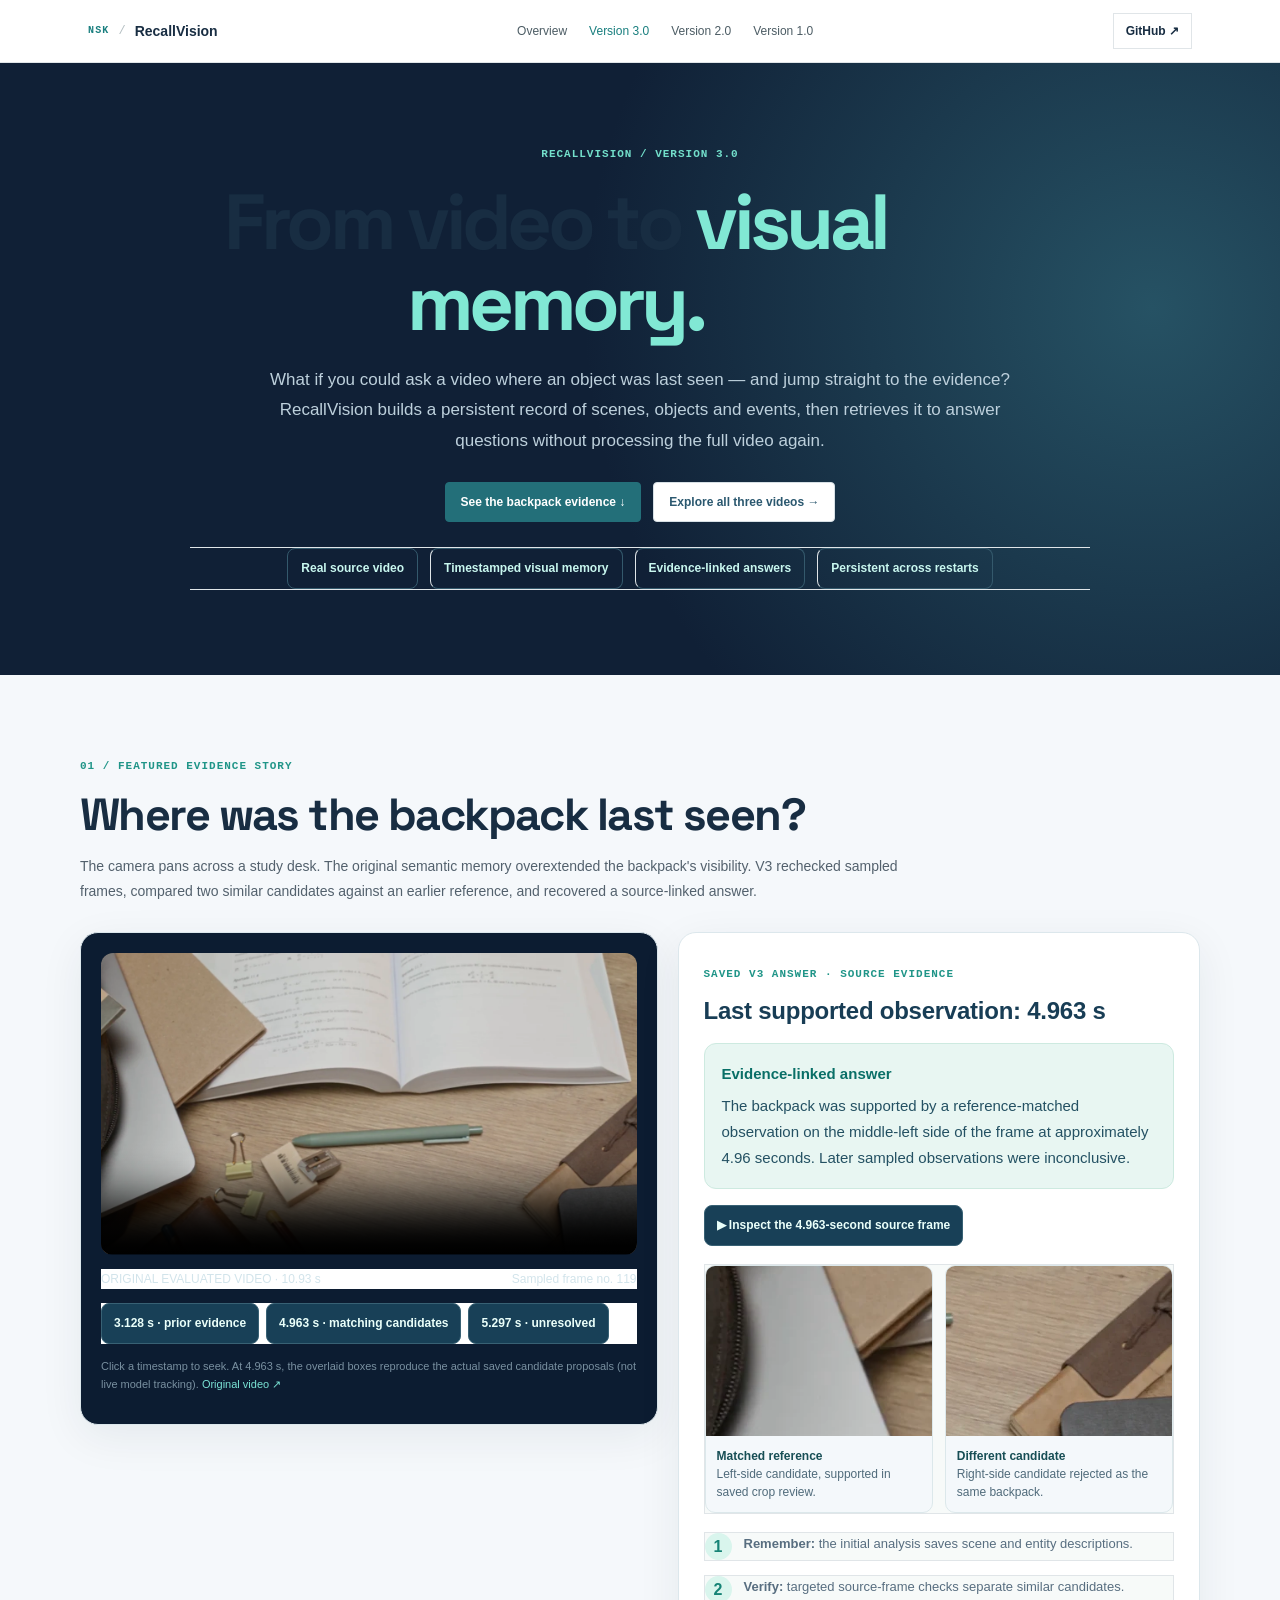
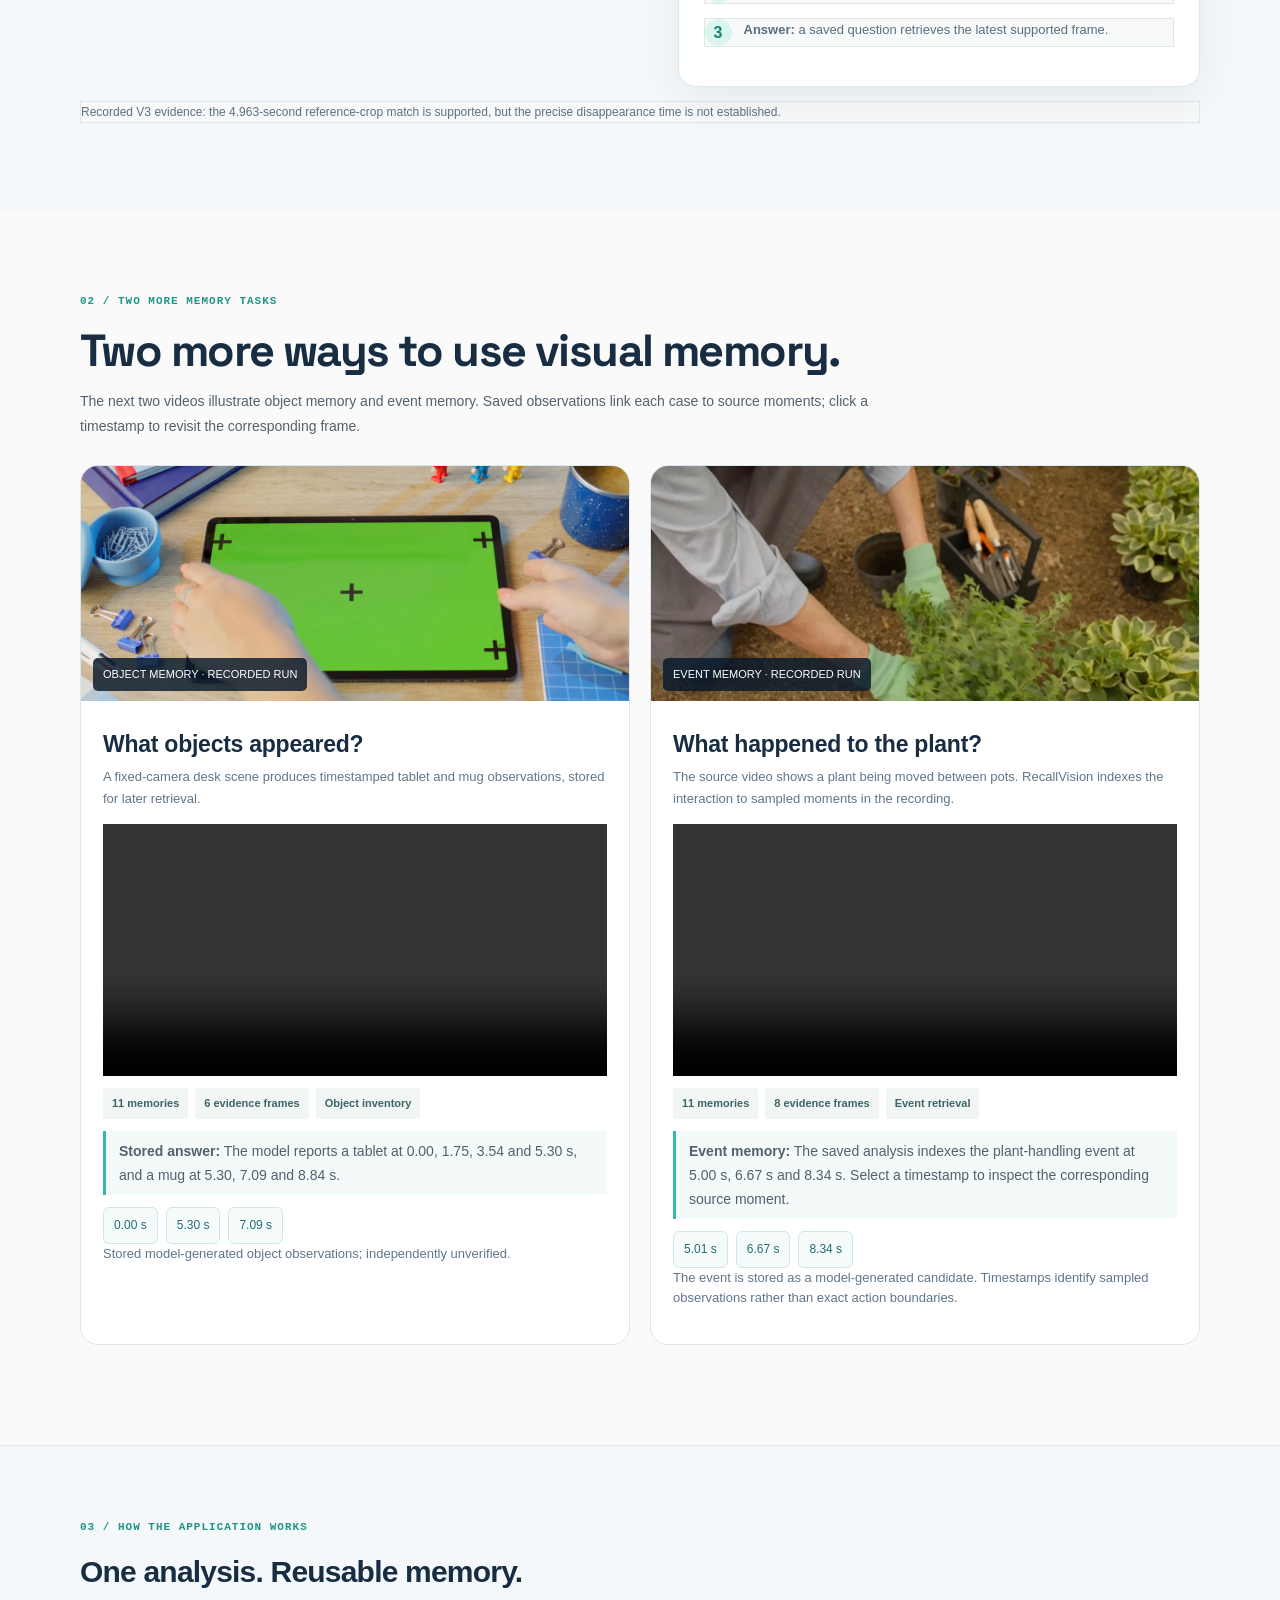
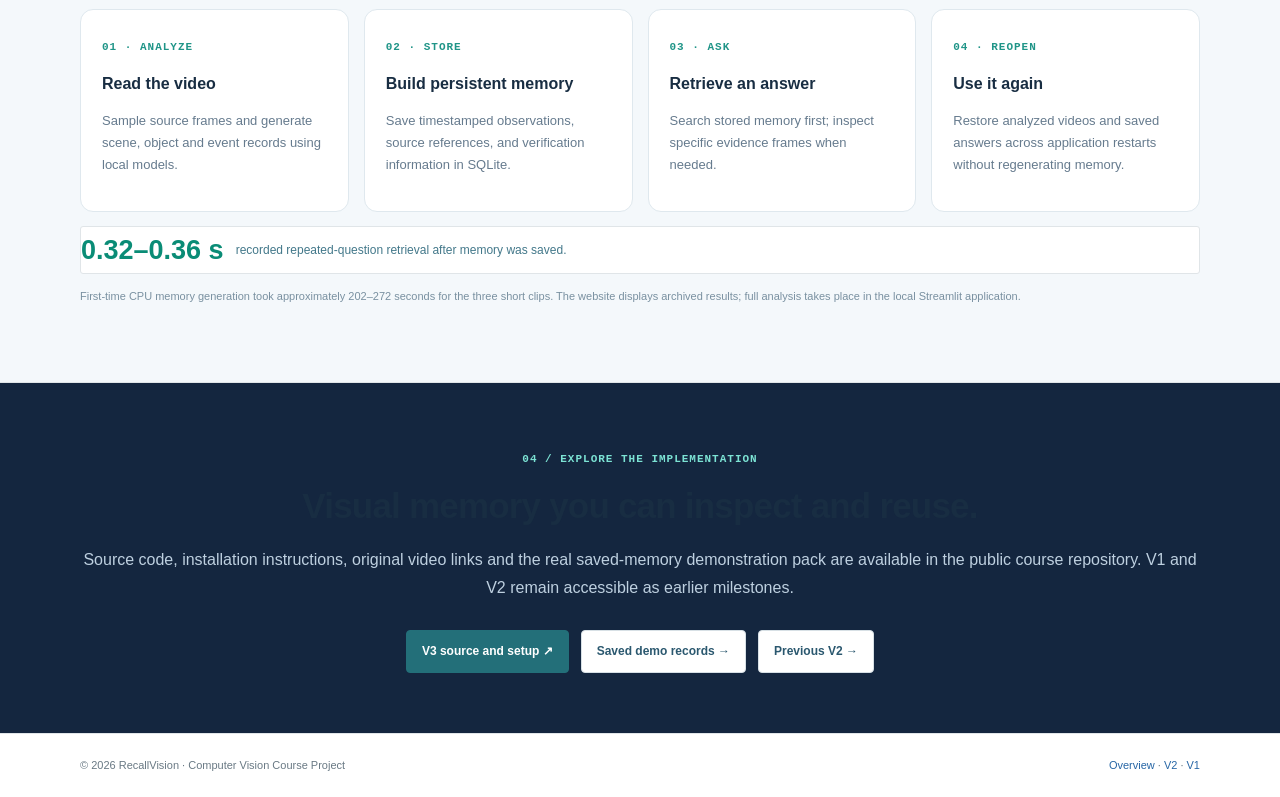
<file: v3/index.html>
<!doctype html><html lang="en"><head><meta charset="utf-8"><meta name="viewport" content="width=device-width,initial-scale=1"><meta name="theme-color" content="#102036"><meta name="description" content="See how RecallVision V3 turns real video into persistent visual memories and source-linked answers."><title>RecallVision V3 — From Video to Visual Memory</title><link rel="stylesheet" href="../pages.css"><link rel="stylesheet" href="../paper.css"><link rel="stylesheet" href="paper.css"><style>
:root{--dark:#102036;--teal:#25bba7;--light:#f4f8fb;--ink:#182d42}body{background:white}.topbar{z-index:10}.hero-v3{background:radial-gradient(circle at 90% 40%,#265264 0%,transparent 47%),var(--dark);color:#fff;padding:75px 0 85px}.hero-v3 .eyebrow{color:#73dfcb}.hero-v3 h1{font-family:'Space Grotesk',sans-serif;max-width:950px;line-height:1.04;font-size:clamp(42px,6.1vw,80px);letter-spacing:-.06em;margin:16px 0 21px}.hero-v3 h1 em{font-style:normal;color:#81e8d4}.hero-v3 p{font-size:17px;max-width:790px;color:#bdd0dc;line-height:1.8}.stat-row{display:flex;gap:12px;flex-wrap:wrap;margin-top:25px}.stat-row span{font-size:12px;font-weight:750;color:#c8f7ef;padding:9px 13px;border:1px solid #34596c;border-radius:8px}.callout{background:#e7f5f4;border-radius:15px;padding:22px 26px;color:#1a5765;margin-top:25px}.featured{background:#f5f8fb;padding:75px 0}.eyebrow{letter-spacing:.09em;font-size:11px;font-weight:800;color:#209588}.featured h2,.case-section h2{font:700 clamp(29px,4vw,45px)/1.17 'Space Grotesk',sans-serif;letter-spacing:-.035em;margin:12px 0}.intro{max-width:850px;color:#61768b;line-height:1.8}.story-layout{display:grid;grid-template-columns:1.05fr .95fr;gap:20px;margin-top:28px}.story-card{background:white;border:1px solid #dce7ec;border-radius:18px;overflow:hidden;box-shadow:0 12px 44px #10243d12}.story-media{padding:20px;background:#0c1c31;color:#fff}.story-player{position:relative;background:#060f1b;aspect-ratio:16/9;overflow:hidden;border-radius:12px}.story-player video{width:100%;height:100%;object-fit:contain}.story-overlay{position:absolute;inset:0;width:100%;height:100%;pointer-events:none}.story-video-info{display:flex;justify-content:space-between;margin:14px 0 0;gap:12px;font-size:12px;color:#d2e4eb}.story-frame-actions{display:flex;gap:7px;flex-wrap:wrap;margin:14px 0}.story-frame-actions button,.inspect-btn{border:1px solid #386174;background:#184057;color:#eafffa;border-radius:8px;padding:9px 12px;font-size:12px;font-weight:800}.story-frame-actions button[aria-pressed="true"]{background:#28a999;color:#062738}.story-right{padding:25px}.story-right h3{font-size:24px;color:#183d55;margin:10px 0}.story-answer{background:#e8f6f2;border:1px solid #cdeae0;border-radius:12px;padding:17px;margin:16px 0;color:#245163;font-size:15px}.story-answer strong{display:block;margin-bottom:7px;color:#096f67}.mini-proof{display:grid;grid-template-columns:1fr 1fr;gap:12px;margin:18px 0}.mini-proof>div{background:#f4f8fb;border:1px solid #dce8eb;border-radius:10px;overflow:hidden}.mini-proof img{width:100%;height:170px;object-fit:cover;display:block;background:#dce9ec}.mini-proof .desc{font-size:12px;line-height:1.5;padding:11px;color:#506b7b}.mini-proof b{color:#174e55}.phase{display:flex;align-items:flex-start;gap:12px;margin:14px 0}.phase i{font-style:normal;display:grid;place-items:center;border-radius:50%;background:#d9f5ed;color:#168376;font-weight:bold;min-width:27px;height:27px}.phase p{margin:0;color:#586e80;font-size:13px}.case-section{padding:75px 0}.case-grid{display:grid;grid-template-columns:1fr 1fr;gap:20px;margin:25px 0}.case-card{border:1px solid #dce7ed;border-radius:18px;overflow:hidden;background:white}.case-card img{width:100%;height:235px;object-fit:cover;display:block;background:#e3edf0}.case-content{padding:22px}.case-content h3{margin:7px 0;font-size:23px}.case-content p{font-size:13px;color:#60768a}.case-video{display:block;width:100%;background:#09192d;max-height:360px}.tags{display:flex;gap:7px;flex-wrap:wrap;margin:12px 0}.tags span{border-radius:6px;background:#eaf5f4;padding:6px 9px;font-weight:750;font-size:11px;color:#18756c}.case-quote{border-left:3px solid #32bca7;padding:8px 13px;font-size:14px;background:#f4f9fa;color:#21445a}.case-jumps{display:flex;flex-wrap:wrap;gap:8px;margin-top:12px}.case-jumps button{padding:7px 10px;border:1px solid #d1e6e7;background:#f4fbfa;border-radius:6px;color:#256d75;font-size:12px}.simple{background:#f4f8fb;padding:65px 0}.simple-flow{display:grid;grid-template-columns:repeat(4,1fr);gap:15px}.simple-flow article{background:white;border-radius:13px;border:1px solid #dfe8ee;padding:21px}.simple-flow article strong{display:block;margin:12px 0}.simple-flow article p{font-size:13px;color:#667b8e}.ending{background:#14263f;color:#fff;padding:60px 0}.ending h2{font-size:35px;line-height:1.2}.ending p{color:#bed0e0}.screen-note{font-size:11px;color:#7990a0;line-height:1.6}.spotlight{display:flex;gap:12px;align-items:center;margin:14px 0;color:#43788a;font-size:12px}.spotlight strong{font-size:27px;color:#0a8c76}.view-link{color:#16756d;font-weight:750;text-decoration:underline}.poster{position:relative;background:#0c2036}.poster img{display:block;width:100%;object-fit:cover}.poster .poster-badge{position:absolute;bottom:10px;left:12px;background:#07182bcf;color:#fff;padding:7px 10px;border-radius:5px;font-size:11px}.concept-warning{font-size:12px;color:#5c7181;margin-top:14px}@media(max-width:850px){.story-layout,.case-grid{grid-template-columns:1fr}.simple-flow{grid-template-columns:1fr 1fr}.hero-v3{padding:52px 0}.mini-proof img{height:135px}}@media(max-width:520px){.simple-flow{grid-template-columns:1fr}.story-right{padding:17px}.mini-proof img{height:110px}}
</style></head><body><header class="topbar"><div class="wrap topbar-inner"><a class="logo" href="../"><span class="logo-mark">NSK</span><span class="logo-divider">/</span><span class="logo-name">RecallVision</span></a><nav class="navlinks"><a href="../">Overview</a><a class="active" href="./">Version 3.0</a><a href="../v2/">Version 2.0</a><a href="../v1/">Version 1.0</a></nav><a class="github-link" href="https://github.com/suibianba12138/RecallVision-Course/tree/main/v3">GitHub ↗</a></div></header><main>
<section class="hero-v3"><div class="wrap"><div class="eyebrow">RECALLVISION / VERSION 3.0</div><h1>From video to <em>visual memory.</em></h1><p>What if you could ask a video where an object was last seen — and jump straight to the evidence? RecallVision builds a persistent record of scenes, objects and events, then retrieves it to answer questions without processing the full video again.</p><div class="btnrow"><a class="btn btn-mint" href="#featured">See the backpack evidence ↓</a><a class="btn btn-ghost" href="#more-cases">Explore all three videos →</a></div><div class="stat-row"><span>Real source video</span><span>Timestamped visual memory</span><span>Evidence-linked answers</span><span>Persistent across restarts</span></div></div></section>
<section class="featured" id="featured"><div class="wrap"><div class="eyebrow">01 / FEATURED EVIDENCE STORY</div><h2>Where was the backpack last seen?</h2><p class="intro">The camera pans across a study desk. The original semantic memory overextended the backpack's visibility. V3 rechecked sampled frames, compared two similar candidates against an earlier reference, and recovered a source-linked answer.</p><div class="story-layout">
<div class="story-card story-media"><div class="story-player"><video id="heroVideo" controls playsinline preload="metadata" poster="media/backpack-4_963.webp" aria-label="Original moving-camera backpack video"><source src="https://assets.mixkit.co/njpruhts4frcepd3xnlpi1h7xor0" type="video/mp4"></video><svg id="heroBoxes" class="story-overlay" viewBox="0 0 1280 720" preserveAspectRatio="xMidYMid meet" aria-hidden="true"></svg></div><div class="story-video-info"><span>ORIGINAL EVALUATED VIDEO · 10.93 s</span><span>Sampled frame no. 119</span></div><div class="story-frame-actions"><button type="button" data-hero-time="3.128">3.128 s · prior evidence</button><button type="button" data-hero-time="4.963">4.963 s · matching candidates</button><button type="button" data-hero-time="5.297">5.297 s · unresolved</button></div><p class="screen-note">Click a timestamp to seek. At 4.963 s, the overlaid boxes reproduce the actual saved candidate proposals (not live model tracking). <a href="https://mixkit.co/free-stock-video/panning-shot-of-college-study-desk-101309/" target="_blank" rel="noopener" style="color:#7ae3d5">Original video ↗</a></p></div>
<div class="story-card story-right"><div class="eyebrow">SAVED V3 ANSWER · SOURCE EVIDENCE</div><h3>Last supported observation: 4.963 s</h3><div class="story-answer"><strong>Evidence-linked answer</strong>The backpack was supported by a reference-matched observation on the middle-left side of the frame at approximately 4.96 seconds. Later sampled observations were inconclusive.</div><button class="inspect-btn" type="button" data-hero-time="4.963">▶ Inspect the 4.963-second source frame</button><div class="mini-proof"><div><img src="media/backpack-reference-match.webp" alt="Real 4.963-second source frame crop containing matching left-side backpack" loading="lazy"><div class="desc"><b>Matched reference</b><br>Left-side candidate, supported in saved crop review.</div></div><div><img src="media/backpack-other-candidate.webp" alt="Real 4.963-second source frame crop containing the other nonmatching object" loading="lazy"><div class="desc"><b>Different candidate</b><br>Right-side candidate rejected as the same backpack.</div></div></div><div class="phase"><i>1</i><p><b>Remember:</b> the initial analysis saves scene and entity descriptions.</p></div><div class="phase"><i>2</i><p><b>Verify:</b> targeted source-frame checks separate similar candidates.</p></div><div class="phase"><i>3</i><p><b>Answer:</b> a saved question retrieves the latest supported frame.</p></div></div></div><p class="concept-warning">Recorded V3 evidence: the 4.963-second reference-crop match is supported, but the precise disappearance time is not established.</p></div></section>
<section class="case-section" id="more-cases"><div class="wrap"><div class="eyebrow">02 / TWO MORE MEMORY TASKS</div><h2>Two more ways to use visual memory.</h2><p class="intro">The next two videos illustrate object memory and event memory. Saved observations link each case to source moments; click a timestamp to revisit the corresponding frame.</p><div class="case-grid"><article class="case-card"><div class="poster"><img src="media/tablet-5_297.webp" alt="Actual sampled frame from the tabletop scene" loading="lazy"><span class="poster-badge">OBJECT MEMORY · RECORDED RUN</span></div><div class="case-content"><h3>What objects appeared?</h3><p>A fixed-camera desk scene produces timestamped tablet and mug observations, stored for later retrieval.</p><video id="tabletVideo" class="case-video" controls playsinline preload="metadata" aria-label="Original tablet and mug video"><source src="https://assets.mixkit.co/active_storage/video_items/100072/1719941812/100072-video-720.mp4" type="video/mp4"></video><div class="tags"><span>11 memories</span><span>6 evidence frames</span><span>Object inventory</span></div><div class="case-quote"><b>Stored answer:</b> The model reports a tablet at 0.00, 1.75, 3.54 and 5.30 s, and a mug at 5.30, 7.09 and 8.84 s.</div><div class="case-jumps"><button type="button" data-target="tabletVideo" data-time="0">0.00 s</button><button type="button" data-target="tabletVideo" data-time="5.297">5.30 s</button><button type="button" data-target="tabletVideo" data-time="7.09">7.09 s</button></div><p class="screen-note">Stored model-generated object observations; independently unverified.</p></div></article>
<article class="case-card"><div class="poster"><img src="media/plant-5_005.webp" alt="Actual sampled source frame showing plant interaction" loading="lazy"><span class="poster-badge">EVENT MEMORY · RECORDED RUN</span></div><div class="case-content"><h3>What happened to the plant?</h3><p>The source video shows a plant being moved between pots. RecallVision indexes the interaction to sampled moments in the recording.</p><video id="plantVideo" class="case-video" controls playsinline preload="metadata" aria-label="Original plant interaction video"><source src="https://assets.mixkit.co/videos/43699/43699-720.mp4" type="video/mp4"></video><div class="tags"><span>11 memories</span><span>8 evidence frames</span><span>Event retrieval</span></div><div class="case-quote"><b>Event memory:</b> The saved analysis indexes the plant-handling event at 5.00 s, 6.67 s and 8.34 s. Select a timestamp to inspect the corresponding source moment.</div><div class="case-jumps"><button type="button" data-target="plantVideo" data-time="5.005">5.01 s</button><button type="button" data-target="plantVideo" data-time="6.673">6.67 s</button><button type="button" data-target="plantVideo" data-time="8.342">8.34 s</button></div><p class="screen-note">The event is stored as a model-generated candidate. Timestamps identify sampled observations rather than exact action boundaries.</p></div></article></div></div></section>
<section class="simple"><div class="wrap"><div class="eyebrow">03 / HOW THE APPLICATION WORKS</div><h2>One analysis. Reusable memory.</h2><div class="simple-flow"><article><span class="eyebrow">01 · ANALYZE</span><strong>Read the video</strong><p>Sample source frames and generate scene, object and event records using local models.</p></article><article><span class="eyebrow">02 · STORE</span><strong>Build persistent memory</strong><p>Save timestamped observations, source references, and verification information in SQLite.</p></article><article><span class="eyebrow">03 · ASK</span><strong>Retrieve an answer</strong><p>Search stored memory first; inspect specific evidence frames when needed.</p></article><article><span class="eyebrow">04 · REOPEN</span><strong>Use it again</strong><p>Restore analyzed videos and saved answers across application restarts without regenerating memory.</p></article></div><div class="spotlight"><strong>0.32–0.36 s</strong> recorded repeated-question retrieval after memory was saved.</div><p class="screen-note">First-time CPU memory generation took approximately 202–272 seconds for the three short clips. The website displays archived results; full analysis takes place in the local Streamlit application.</p></div></section>
<section class="ending"><div class="wrap"><div class="eyebrow" style="color:#7ce3d4">04 / EXPLORE THE IMPLEMENTATION</div><h2>Visual memory you can inspect and reuse.</h2><p>Source code, installation instructions, original video links and the real saved-memory demonstration pack are available in the public course repository. V1 and V2 remain accessible as earlier milestones.</p><div class="btnrow"><a class="btn btn-mint" href="https://github.com/suibianba12138/RecallVision-Course/tree/main/v3">V3 source and setup ↗</a><a class="btn btn-ghost" href="https://github.com/suibianba12138/RecallVision-Course/tree/main/v3/demo">Saved demo records →</a><a class="btn btn-ghost" href="../v2/">Previous V2 →</a></div></div></section>
</main><footer class="footer"><div class="wrap footinner"><span>© 2026 RecallVision · Computer Vision Course Project</span><span><a href="../">Overview</a> · <a href="../v2/">V2</a> · <a href="../v1/">V1</a></span></div></footer><script>
"use strict";(()=>{const hero=document.getElementById("heroVideo"),overlay=document.getElementById("heroBoxes");
const shapes=[{r:[.458,187.699,47.025,472.304],ok:true},{r:[1004.606,334.535,1278.816,715.204],ok:false}];
function update(){const at=hero.currentTime;overlay.replaceChildren();if(Math.abs(at-4.963)>.20)return;for(const b of shapes){const rect=document.createElementNS("http://www.w3.org/2000/svg","rect");rect.setAttribute("x",b.r[0]);rect.setAttribute("y",b.r[1]);rect.setAttribute("width",b.r[2]-b.r[0]);rect.setAttribute("height",b.r[3]-b.r[1]);rect.setAttribute("fill","none");rect.setAttribute("stroke",b.ok?"#4ff6cc":"#ffc978");rect.setAttribute("stroke-width","6");overlay.appendChild(rect);}}
hero.addEventListener("timeupdate",update);hero.addEventListener("seeked",update);
function seek(video,t){const time=Number(t);video.pause();if(video.readyState===0){video.addEventListener("loadedmetadata",()=>{video.currentTime=time},{once:true});video.load()}else{video.currentTime=time}}
document.querySelectorAll("[data-hero-time]").forEach(b=>b.addEventListener("click",()=>{seek(hero,b.dataset.heroTime);document.querySelectorAll("[data-hero-time]").forEach(x=>x.setAttribute("aria-pressed",String(x===b)))}));
document.querySelectorAll("[data-target]").forEach(b=>b.addEventListener("click",()=>{const v=document.getElementById(b.dataset.target);if(v)seek(v,b.dataset.time)}));
})();</script></body></html>
</file>
<file: home.css>
:root{
  --paper:#fafafa;--white:#fff;--ink:#182228;--sub:#53616d;--faint:#697984;
  --line:#e0e5e8;--blue:#2766a5;--accent:#187e7e;--mint:#eaf6f3;
  --mono:ui-monospace,SFMono-Regular,Menlo,Consolas,monospace;
  --sans:Inter,-apple-system,BlinkMacSystemFont,"Segoe UI",Arial,sans-serif
}
*,*:before,*:after{box-sizing:border-box}
html{scroll-behavior:smooth;scroll-padding-top:78px}
body{margin:0;background:var(--paper);color:var(--ink);font:15px/1.72 var(--sans);-webkit-font-smoothing:antialiased}
a{color:var(--blue);text-decoration:none}
a:hover{text-decoration:underline}
a:focus-visible{outline:3px solid #449fb1;outline-offset:3px}
img{display:block;max-width:100%}
h1,h2,h3,p,figure{margin:0}
.wrap{width:min(1120px,calc(100% - 44px));margin-inline:auto}
.skip{position:absolute;top:-70px;left:20px;z-index:20;padding:10px;background:#fff}
.skip:focus{top:10px}
.topbar{position:sticky;top:0;z-index:10;background:#ffffffed;border-bottom:1px solid var(--line);backdrop-filter:blur(16px)}
.top-inner{width:min(1164px,calc(100% - 44px));min-height:62px;margin:auto;display:flex;align-items:center;justify-content:space-between;gap:22px}
.brand{display:flex;align-items:center;gap:9px;color:var(--ink);font-size:14px;font-weight:700;white-space:nowrap}
.brand:hover{text-decoration:none}
.brand-icon{font-size:21px;color:var(--accent)}
nav{display:flex;align-items:center;gap:22px;flex-wrap:wrap}
nav a{font-size:12px;font-weight:500;color:#4c5c64}
nav a:hover{color:var(--accent);text-decoration:none}
.github-link{font-size:12px;color:var(--ink);border:1px solid var(--line);padding:7px 12px;white-space:nowrap}
.hero{text-align:center;padding-top:72px}
.eyebrow,.kicker{color:var(--accent);font:700 10px/1.5 var(--mono);letter-spacing:1.35px;text-transform:uppercase}
.hero h1{max-width:1000px;margin:19px auto 14px;font-size:clamp(39px,5.5vw,65px);font-weight:750;line-height:1.12;letter-spacing:-2.5px}
.subtitle{max-width:850px;margin:0 auto;color:#475b69;font-size:clamp(18px,2.1vw,24px);line-height:1.48;letter-spacing:-.3px}
.subtitle-zh{margin:12px auto 0;color:#788993;font-size:14px}
.hero-links{display:flex;justify-content:center;gap:10px;flex-wrap:wrap;margin-top:27px}
.pill{display:inline-flex;align-items:center;padding:8px 15px;border:1px solid #d7e0e5;background:#fff;color:#2b586f;font-size:12px;font-weight:600}
.pill.primary{background:#236f79;color:#fff;border-color:#236f79}
.pill:hover{text-decoration:none;background:var(--mint);border-color:#b9d9d4}
.cover{margin-top:38px}
.cover img{width:100%;max-height:470px;object-fit:cover;object-position:center 47%;border:1px solid var(--line);background:#f1f4f4}
.cover figcaption,.case-figure figcaption{padding:9px 0;color:var(--faint);font-size:12px;line-height:1.6}
.prose{padding-top:70px}
.prose h2,.section-head h2{margin:8px 0 15px;font-size:30px;line-height:1.2;font-weight:730;letter-spacing:-.8px}
.prose p{max-width:940px;margin:11px 0;color:#354550;line-height:1.85;font-size:15px}
.section{padding-top:76px}
.section-head{display:flex;align-items:end;justify-content:space-between;gap:28px;margin-bottom:24px}
.section-head h2{margin-bottom:0}
.section-head>p{max-width:510px;color:var(--sub);font-size:14px;line-height:1.8}
.workflow{display:grid;grid-template-columns:repeat(3,minmax(0,1fr));border-block:1px solid var(--line);margin-top:22px}
.workflow-step{position:relative;padding:23px 24px 24px 0}
.workflow-step+.workflow-step{padding-left:24px;border-left:1px solid var(--line)}
.step-no{font:11px var(--mono);color:var(--accent)}
.workflow-step h3{margin:10px 0 7px;font-size:18px;letter-spacing:-.3px}
.workflow-step p{max-width:310px;color:var(--sub);font-size:13px;line-height:1.75}
.note{margin-top:14px;color:var(--faint);font-size:12px;line-height:1.7}
.case-grid{display:grid;grid-template-columns:repeat(3,minmax(0,1fr));gap:18px}
.case-figure{min-width:0}
.case-figure img{width:100%;aspect-ratio:16/10;object-fit:cover;border:1px solid var(--line);background:#f1f4f4}
.case-figure figcaption{display:flex;flex-direction:column;gap:3px;padding-top:10px}
.case-figure figcaption strong{color:var(--ink);font-size:13px;font-weight:700}
.case-figure figcaption span{color:var(--faint)}
.section-link{margin-top:18px;font-size:13px;font-weight:650}
.version-list{border-top:1px solid var(--line)}
.version-row{display:grid;grid-template-columns:60px minmax(0,1fr) auto;align-items:center;gap:20px;padding:21px 0;border-bottom:1px solid var(--line)}
.version-id{font:700 12px var(--mono);color:var(--accent)}
.version-body h3{font-size:17px;font-weight:700;letter-spacing:-.2px}
.version-body p{margin-top:4px;color:var(--sub);font-size:13px;line-height:1.7}
.version-row>a{font-size:12px;white-space:nowrap}
.scope{padding-bottom:74px}
.scope h2{max-width:760px}
.footer{border-top:1px solid var(--line);background:#fff}
.footer-inner{min-height:62px;display:flex;align-items:center;justify-content:space-between;gap:20px;color:var(--faint);font-size:11px}
.footer a{color:var(--sub)}
@media(max-width:760px){
  .top-inner{align-items:flex-start;padding:13px 0;flex-wrap:wrap}
  nav{order:3;width:100%;gap:12px 18px}
  .github-link{margin-left:auto}
  .hero{padding-top:52px}
  .hero h1{letter-spacing:-1.6px}
  .cover{margin-top:28px}
  .section-head{display:block}
  .section-head>p{margin-top:12px}
  .workflow{grid-template-columns:1fr}
  .workflow-step,.workflow-step+.workflow-step{padding:18px 0;border-left:0}
  .workflow-step+.workflow-step{border-top:1px solid var(--line)}
  .case-grid{grid-template-columns:1fr;gap:22px}
  .case-figure img{aspect-ratio:16/9}
  .version-row{grid-template-columns:38px minmax(0,1fr);gap:12px}
  .version-row>a{grid-column:2}
  .footer-inner{padding:14px 0;align-items:flex-start;flex-direction:column;gap:6px}
}
@media(prefers-reduced-motion:reduce){html{scroll-behavior:auto}}

/* Personal academic identity */
.brand{gap:9px}
.brand-icon{font:700 10px/1 ui-monospace,SFMono-Regular,Menlo,monospace;letter-spacing:1.15px;color:#187e7e}
.brand-name{color:#182228}
</file>
<file: case-studies/showcase.css>
@import url('https://fonts.googleapis.com/css2?family=DM+Sans:wght@400;500;600;700&family=Space+Grotesk:wght@400;500;600;700&display=swap');
:root{color-scheme:light;--ink:#09203b;--text:#263d57;--muted:#67788d;--edge:#dce7f1;--blue:#246be8;--mint:#54e5c9;--bg:#f6f9fd;--dark:#0b1b31}
*{box-sizing:border-box}html{scroll-behavior:smooth}body{margin:0;background:var(--bg);color:var(--ink);font:15px/1.65 'DM Sans',system-ui,sans-serif}button,a{font:inherit}a{color:inherit;text-decoration:none}button{cursor:pointer}button:focus-visible,a:focus-visible,label:focus-visible{outline:3px solid #64aafc;outline-offset:3px}.shell{max-width:1240px;padding:0 32px;margin:auto}.nav{padding:16px max(32px,calc((100% - 1176px)/2));display:flex;justify-content:space-between;align-items:center;background:#fff;border-bottom:1px solid var(--edge)}.brand{display:flex;align-items:center;font-family:'Space Grotesk',sans-serif;font-size:20px;font-weight:700;letter-spacing:-.8px;gap:10px}.brand>span:not(.brand-icon){color:var(--blue)}.brand-icon{width:34px;height:34px;border-radius:10px;display:grid;place-items:center;background:var(--blue);font:700 11px 'Space Grotesk';letter-spacing:0;color:white}.nav-links{display:flex;gap:25px;font-size:13px;color:#435970}.nav-links a:hover{color:var(--blue)}
.intro{padding-top:92px;padding-bottom:76px}.eyebrow,.section-label,.phase-label,.panel-head,.record-type,.record span,.case-index,.qa-badge,.answer>span,.monospace,.result-number,.story-steps>div>span{font-family:'Space Grotesk',monospace;letter-spacing:.085em;font-size:11px;font-weight:700}.eyebrow{color:#477492;display:flex;align-items:center;gap:10px}.green-dot{height:8px;width:8px;background:#17cba3;border-radius:50%;box-shadow:0 0 0 4px #e2f8f3}.monospace{color:#92a1ae}.intro h1{font:700 clamp(44px,6vw,79px)/1.08 'Space Grotesk',sans-serif;letter-spacing:-.07em;margin:22px 0 24px}.intro h1 em,.story h2 em{font-style:normal;color:var(--blue)}.intro p{max-width:760px;font-size:17px;line-height:1.85;color:#5e728a}.intro-actions{display:flex;gap:12px;margin:30px 0 62px}.btn{display:inline-block;font-size:13px;font-weight:700;padding:12px 22px;border-radius:10px}.btn.primary{background:var(--blue);color:white;box-shadow:0 10px 28px #246be82a}.btn.secondary{border:1px solid #bdcee1}.intro-metrics{border-top:1px solid var(--edge);padding-top:25px;display:grid;grid-template-columns:repeat(3,1fr);max-width:750px;gap:24px}.intro-metrics div{display:flex;align-items:baseline;gap:9px}.intro-metrics b{font:700 29px 'Space Grotesk'}.intro-metrics span{font-size:12px;color:var(--muted)}
.lab-section{background:#0a1a2d;color:#edf6ff;padding:79px 0 85px}.section-top{display:flex;gap:35px;justify-content:space-between;align-items:end;margin-bottom:29px}.section-label{color:#57dfd0;margin-bottom:15px}.section-top h2,.story h2,.result-section h2{font:700 clamp(27px,3.9vw,43px)/1.16 'Space Grotesk';letter-spacing:-.045em;margin:0}.section-top p{max-width:360px;font-size:13px;color:#9bb0c5}.cases{display:grid;grid-template-columns:repeat(3,minmax(0,1fr));gap:12px;margin-bottom:15px}.case-tab{text-align:left;border:1px solid #314c66;background:#122940;color:#dae6f3;padding:18px 19px 17px;border-radius:13px;display:flex;flex-direction:column;gap:9px;transition:border .15s,background .15s}.case-tab:hover{background:#193652}.case-tab.active{background:#224466;border-color:#6e9bd2;box-shadow:inset 0 2px 0 #53e6c8}.case-index{color:#8da9c7}.case-tab b{font:600 19px 'Space Grotesk'}.case-tab small{font-size:12px;color:#c4d3df}.dot{display:inline-block;width:7px;height:7px;border-radius:100%;margin-right:5px}.dot.good{background:#4fe3b0}.dot.warn{background:#ffca7a}
.dashboard{display:grid;grid-template-columns:minmax(0,1.13fr) minmax(0,.87fr);gap:14px}.visual-panel,.memory-panel,.qa-panel{border:1px solid #2c455d;background:#10263b;border-radius:13px;overflow:hidden}.panel-head{display:flex;align-items:center;justify-content:space-between;padding:16px 19px;background:#173048;color:#8eb6d7;gap:16px}.panel-head i{font-style:normal;color:#5b87a8}.panel-head b{color:#57dfc5;font-size:10px}.stage{height:340px;background:#071324;position:relative;overflow:hidden;display:grid;place-items:center}.stage video{width:100%;height:100%;object-fit:contain;display:none;position:absolute;inset:0;background:black}.stage.has-video video{display:block}.stage.has-video .stage-empty{display:none}.stage-empty{text-align:center;padding:24px;max-width:350px}.stage-symbol{font-size:24px;border:1px solid #54738c;border-radius:100%;height:67px;width:67px;display:grid;place-items:center;margin:0 auto 22px;padding-left:3px;color:#82c4fc}.stage-empty b{font:600 21px 'Space Grotesk'}.stage-empty p{color:#9eb5c8;font-size:13px}.stage-empty span{font-size:11px;color:#7792a8}.stage-overlay{position:absolute;top:13px;left:13px;right:13px;display:flex;justify-content:space-between;pointer-events:none;font:700 10px 'Space Grotesk';letter-spacing:.09em;text-shadow:0 1px 8px #000;background:linear-gradient(90deg,#0c1627b0,#0c162700);padding:7px 10px;color:#b5ffe5}.video-actions{display:flex;gap:16px;justify-content:space-between;align-items:center;padding:13px 19px;border-top:1px solid #2b4964}.video-actions a,.load{font-size:12px;color:#a6cbff}.load{cursor:pointer;background:#1c4262;border:1px solid #3f6589;border-radius:7px;padding:8px 12px}.video-actions a:hover{text-decoration:underline}.media-note,.memory-note{font-size:11px;line-height:1.65;color:#8fa8be;padding:0 19px 12px;margin:0}.phase-label{padding:16px 19px 9px;color:#78c0db;display:flex;flex-wrap:wrap;gap:8px;justify-content:space-between}.phase-label span{color:#8198b0}.pipeline-strip{display:flex;align-items:center;gap:8px;padding:0 18px 18px;flex-wrap:wrap}.pipeline-strip span{font-size:10px;padding:8px;background:#18384f;border:1px solid #345c72;border-radius:6px;color:#d3e8f6}.pipeline-strip b{font-size:10px;color:#4ee2ce}
.memory-panel{padding-bottom:12px}.record-type{color:#8db8d3;padding:19px 19px 0}.memory-panel h3{margin:4px 19px 5px;font:600 21px 'Space Grotesk';word-break:break-word;letter-spacing:-.03em}.memory-panel>p{font-size:12px;color:#9fb4c9;margin:0 19px 16px}.records{padding:0 19px;display:grid;gap:8px}.record{display:flex;justify-content:space-between;align-items:start;gap:12px;background:#19344b;border-radius:7px;padding:10px 12px}.record span{font-size:10px;line-height:1.5;color:#9bbbd2;letter-spacing:0}.record b{font-size:12px;text-align:right;color:#e2f5ff}.section-divider{height:1px;background:#2d4b61;margin:18px 19px 0}.timeline{padding:13px 18px;position:relative}.timeline-row{display:flex;align-items:center;gap:12px;margin-bottom:13px}.timeline-row .t-label{font-size:10px;color:#acbfcd;min-width:70px}.timeline-track{height:26px;flex:1;border:1px solid #41617b;border-radius:4px;background:#17374e;position:relative;overflow:hidden}.timeline-track .segment{position:absolute;top:3px;bottom:3px;border-radius:3px;min-width:2px}.segment.left{background:#67b7ed}.segment.center{background:#51dfbb}.segment.event{background:repeating-linear-gradient(45deg,#f1bd72,#f1bd72 4px,#ffdf9d 4px,#ffdf9d 7px)}.timeline-caption{font-size:10px;color:#94b0c3;display:flex;justify-content:space-between}.timeline-legend{display:flex;gap:16px;color:#a9bfd0;font-size:10px;margin:10px 0}.timeline-legend i{width:8px;height:8px;border-radius:2px;display:inline-block;margin-right:5px;background:#67b7ed}.timeline-legend i.center{background:#51dfbb}.timeline-legend i.event{background:#f1bd72}.identity-chart{padding:0 19px 12px}.identity-title{font:600 12px 'Space Grotesk';color:#c7e0ec;margin-bottom:7px}.id-badges{display:flex;gap:6px;flex-wrap:wrap}.id-badges span{border:1px solid #547087;background:#203e55;padding:3px 6px;font:600 10px monospace;border-radius:4px}.candidate-row{display:grid;grid-template-columns:92px 1fr 42px;gap:9px;align-items:center;margin:8px 0;color:#adbece;font-size:11px}.candidate-row .bar{height:9px;border-radius:5px;background:#263f54;overflow:hidden}.candidate-row .bar i{display:block;height:100%;background:#ffbf71;min-width:2px}.good-label{color:#74e1c0!important}.warn-label{color:#ffd18a!important}
.qa-panel{grid-column:1 / -1;display:grid;grid-template-columns:minmax(0,1fr) minmax(0,1fr);gap:0}.qa-head{grid-column:1 / -1;display:flex;align-items:center;justify-content:space-between;gap:14px;padding:21px 21px 13px}.qa-head h3{font:600 22px 'Space Grotesk';margin:0}.qa-head .section-label{margin:0}.qa-badge{border:1px solid #49687c;border-radius:30px;padding:5px 9px;color:#8ddcca}.qa-buttons{padding:13px 19px 22px;display:grid;gap:8px}.qa-buttons button{border:1px solid #37526b;border-radius:8px;color:#d2e6f2;background:#19354c;text-align:left;padding:12px 15px;font-size:13px;display:flex;justify-content:space-between;gap:12px;align-items:center}.qa-buttons button small{font:700 10px monospace;color:#82b9cd}.qa-buttons button.active{background:#234e6e;border-color:#6cc9bd}.qa-buttons button:disabled{cursor:not-allowed;opacity:.53}.answer{background:#162f45;border:1px solid #325169;border-radius:11px;margin:13px 19px 22px;padding:19px 22px;min-height:220px}.answer>span{color:#7ee4d4}.answer h4{font:700 clamp(20px,2.5vw,30px) 'Space Grotesk';margin:15px 0 6px;line-height:1.3}.answer p{font-size:13px;color:#b4c9d9;line-height:1.7}.evidence{display:flex;flex-wrap:wrap;gap:14px;justify-content:space-between;align-items:center;margin-top:17px;border-top:1px solid #345269;padding-top:15px;color:#99bad0;font:600 11px 'Space Grotesk'}.evidence button{font-size:11px;background:#2a5b7a;color:#e3fbff;border:1px solid #457c99;border-radius:6px;padding:7px 10px}.evidence button:disabled{display:none}.warning-note{grid-column:1 / -1;border-top:1px solid #305069;background:#10273d;padding:12px 21px;font-size:11px;color:#a4bad0}.sourcebar{grid-column:1/-1;display:flex;flex-wrap:wrap;justify-content:space-between;gap:12px;font-size:11px;color:#89a6bd;padding:1px 7px 0}.sourcebar a{color:#a9ceff;text-decoration:underline}
.story{padding-top:100px;padding-bottom:110px}.story .section-label,.result-section .section-label{color:#2379a9}.story-lede{max-width:690px;line-height:1.8;color:#697d90}.story-steps{display:grid;grid-template-columns:repeat(3,1fr);gap:20px;margin-top:42px}.story-steps>div{border-top:2px solid #8eb4d5;padding:18px 2px}.story-steps>div>span{color:#35719f}.story-steps b{display:block;font:700 32px 'Space Grotesk';letter-spacing:-.04em;margin:13px 0}.story-steps p{font-size:13px;color:#697d90;max-width:320px}.result-section{background:#eaf1f8;padding:80px 0 90px}.result-grid{margin:30px 0;display:grid;grid-template-columns:repeat(3,1fr);gap:14px}.result-card{padding:23px;background:white;border:1px solid #d5e3f1;border-radius:13px;min-height:270px}.result-number{color:#4c88a9}.result-card h3{font:600 21px 'Space Grotesk'}.result-card strong{display:block;font:700 11px 'Space Grotesk';letter-spacing:.07em}.state-pass{color:#088c6b}.state-fail{color:#b07523}.result-card p{font-size:12px;color:#687f91}.limit{font-size:12px;color:#586f85}.footer{border-top:1px solid #d5e2eb;background:#fff;padding:25px 0}.footer>.shell{display:flex;align-items:center;justify-content:space-between;gap:16px;flex-wrap:wrap;color:#73869a;font-size:11px}.footer b{color:var(--ink);font:700 17px 'Space Grotesk'}.footer a{color:#236fe2}
@media(max-width:960px){.section-top{display:block}.section-top p{max-width:700px}.dashboard{grid-template-columns:1fr}.qa-panel{grid-column:1}.result-grid{grid-template-columns:1fr}.story-steps{grid-template-columns:1fr}.story-steps>div{padding-bottom:8px}.stage{height:min(60vw,440px)}}@media(max-width:640px){.shell{padding:0 18px}.nav{padding:13px 18px}.nav-links{gap:9px;font-size:11px}.intro{padding:65px 18px 48px}.intro h1{font-size:42px}.intro p{font-size:14px}.intro-metrics{gap:7px}.intro-metrics div{display:block}.intro-metrics b{display:block;font-size:25px}.intro-metrics span{display:block;font-size:10px}.cases{grid-template-columns:1fr}.case-tab{padding:13px 15px}.case-tab b{font-size:16px}.lab-section{padding:55px 0}.stage{height:270px}.qa-panel{display:block}.qa-head{display:block}.qa-badge{display:inline-block;margin-top:10px}.answer{margin-top:0}.sourcebar{padding:4px}.record{gap:7px}.section-top h2{font-size:31px}.story{padding:65px 18px}.result-section{padding:60px 0}.result-card{min-height:0}.footer>.shell{display:grid}}
@media(prefers-reduced-motion:reduce){html{scroll-behavior:auto}*{transition:none!important}}

/* Shared NSK academic identity */
.nav{padding-top:13px;padding-bottom:13px;background:#ffffffed;border-bottom:1px solid #e0e5e8;backdrop-filter:blur(16px)}
.brand{gap:9px;color:#182228;font:700 14px/1.2 Inter,-apple-system,BlinkMacSystemFont,"Segoe UI",Arial,sans-serif;letter-spacing:0}
.brand-icon{width:auto;height:auto;border:0;border-radius:0;background:transparent;color:#187e7e;font:700 10px/1 ui-monospace,SFMono-Regular,Menlo,monospace;letter-spacing:1.15px}
.brand-name{color:#182228}
</file>
<file: pages.css>
@import url('https://fonts.googleapis.com/css2?family=DM+Sans:wght@400;500;600;700;800&family=Space+Grotesk:wght@400;500;600;700&display=swap');
:root{--ink:#14233b;--muted:#63728b;--surface:#fff;--bg:#f5f7fb;--line:#dfe6ef;--navy:#101c35;--mint:#2bd5bd;--blue:#4a69ee;--r:22px}
*{box-sizing:border-box}html{scroll-behavior:smooth}body{margin:0;background:var(--bg);font-family:'DM Sans',system-ui,-apple-system,'Segoe UI',sans-serif;color:var(--ink);line-height:1.62;-webkit-font-smoothing:antialiased}a{color:inherit;text-decoration:none}button{font:inherit;cursor:pointer}button:focus-visible,a:focus-visible{outline:3px solid #4a69ee;outline-offset:4px}::selection{background:#c4fcf0;color:var(--navy)}
.wrap{max-width:1180px;margin:auto;padding:0 30px}
.topbar{position:sticky;top:0;z-index:30;background:rgba(255,255,255,.91);backdrop-filter:blur(18px);border-bottom:1px solid rgba(220,229,241,.92)}.topbar-inner{display:flex;align-items:center;justify-content:space-between;gap:26px;min-height:74px}.logo{display:flex;gap:12px;align-items:center;font-family:'Space Grotesk',sans-serif;font-weight:700;font-size:19px;letter-spacing:-.9px}.logo-mark{width:39px;height:39px;background:var(--navy);color:white;border-radius:12px;display:grid;place-items:center;font-size:14px;letter-spacing:-2px;padding-right:2px}.logo-mark b{color:var(--mint)}.navlinks{display:flex;align-items:center;gap:27px}.navlinks a{font-size:13px;font-weight:700;color:#64748d}.navlinks a:hover,.navlinks a.active{color:#244dd1}.github-link{border:1px solid var(--line);padding:10px 15px;border-radius:11px;font-size:12px;font-weight:800;background:#fff}
.eyebrow{display:inline-flex;align-items:center;gap:9px;text-transform:uppercase;font-size:11px;letter-spacing:.18em;font-weight:800;color:#3760d3}.eyebrow:before{content:"";width:7px;height:7px;border-radius:100%;background:#2dcbae;box-shadow:0 0 0 4px #2dcbae28}
h1,h2,h3,p{margin-top:0}h1,h2,h3{font-family:'Space Grotesk',sans-serif}h1{font-size:clamp(43px,6.5vw,78px);line-height:1.095;letter-spacing:-.063em;font-weight:700;margin:22px 0 25px}h2{font-size:clamp(29px,3.8vw,45px);line-height:1.17;letter-spacing:-.045em;margin:15px 0 19px}h3{font-size:22px;letter-spacing:-.035em;line-height:1.28}.lead{font-size:17px;line-height:1.85;color:#63738c;max-width:660px}.lead-small{font-size:15px;line-height:1.8;color:var(--muted)}.muted{color:var(--muted)}.small{font-size:13px}.caps{font-size:10px;letter-spacing:.14em;font-weight:800;text-transform:uppercase}
.btnrow{display:flex;gap:12px;align-items:center;flex-wrap:wrap;margin-top:29px}.btn{display:inline-flex;gap:15px;align-items:center;justify-content:center;padding:13px 21px;border-radius:12px;font-size:13px;font-weight:800;transition:transform .2s,box-shadow .2s}.btn:hover{transform:translateY(-2px)}.btn-primary{background:var(--navy);color:white;box-shadow:0 13px 28px #192b4b24}.btn-secondary{background:white;border:1px solid #d7e0ed;color:#274066}.btn-mint{background:var(--mint);color:#072c2b}.btn-ghost{border:1px solid #647c9c;color:white}.btn-sm{padding:10px 15px}
.home-hero{padding:95px 0 85px;position:relative;overflow:hidden;background:radial-gradient(ellipse 45% 65% at 92% 16%,#c6e9e925,transparent 90%),linear-gradient(180deg,#fbfcff,#f5f7fb)}.home-hero .hero-grid{display:grid;grid-template-columns:1.05fr .95fr;gap:60px;align-items:center}.hero-accent{color:#2e71a5}.hero-note{color:#72829a;font-size:12px;font-weight:600;margin-top:24px}.showcase-window{background:var(--navy);padding:17px;border-radius:25px;box-shadow:0 40px 95px #1a294d2c;position:relative;transform:rotate(1deg)}.showcase-window:after{content:"";position:absolute;inset:15px -12px -12px 12px;border:1px solid #67d6d264;border-radius:25px;z-index:-1}.window-top{display:flex;justify-content:space-between;align-items:center;color:#aebdd0;font:700 10px 'Space Grotesk',sans-serif;letter-spacing:.09em;margin:0 3px 15px}.dots{display:inline-flex;gap:6px}.dots i{display:block;width:7px;height:7px;border-radius:99px;background:#526680}.dots i:first-child{background:#61d1c1}.window-body{border-radius:17px;background:#1b2b49;color:#f5f9ff;padding:24px}.window-body .mini-kicker{font-size:11px;color:#61ddcc;font-weight:800;letter-spacing:.1em}.window-body h3{margin:8px 0 18px;font-size:23px}.flow-row{display:grid;grid-template-columns:1fr 1fr 1fr;gap:10px}.flow-item{border:1px solid #3c506d;border-radius:12px;padding:13px 10px;background:#ffffff08}.flow-item strong{display:block;font-size:12px}.flow-item small{font-size:10px;color:#a5b5cf}.flow-item em{display:block;font-style:normal;color:var(--mint);font-size:20px;margin-bottom:7px}.window-foot{margin-top:19px;padding-top:14px;display:flex;align-items:center;gap:9px;border-top:1px solid #3c506d;font-size:11px;color:#d0dfed}.window-foot:before{content:"";width:7px;height:7px;background:#46dfbd;border-radius:50%}
.section{padding:87px 0}.section-heading{max-width:780px;margin-bottom:37px}.section-heading p{color:var(--muted)}.versions{background:white}.version-grid{display:grid;grid-template-columns:1fr 1fr;gap:22px}.version-card{border:1px solid var(--line);border-radius:24px;padding:35px;position:relative;overflow:hidden;min-height:460px;display:flex;flex-direction:column;box-shadow:0 16px 42px #18304d0b}.version-card h3{font-size:35px;letter-spacing:-.055em;margin:20px 0 12px}.version-card p{font-size:14px;color:#64748c;max-width:420px}.version-card.v2{background:linear-gradient(135deg,#10203b,#173759);color:white;border-color:#173759}.version-card.v2 p{color:#c4d3e3}.version-card.v1{background:linear-gradient(145deg,#f9fbff,#ecf2fb)}.version-label{font-size:12px;letter-spacing:.19em;font-weight:800}.v2 .version-label{color:#68ecd6}.v1 .version-label{color:#526ed3}.version-features{display:flex;flex-wrap:wrap;gap:7px;margin:20px 0 30px}.version-features span{font-size:11px;padding:7px 10px;border-radius:8px;border:1px solid #ced9e5;color:#52647f;font-weight:700}.v2 .version-features span{color:#c8eeea;border-color:#5c8297}.version-card .btn{margin-top:auto;align-self:flex-start}.version-card .capability{font-size:12px;line-height:1.65;margin-top:15px}.v2 .capability{color:#99bacc}.v1 .capability{color:#8090a6}.version-icon{width:53px;height:53px;border-radius:16px;background:#ffffff1a;display:grid;place-items:center;font-size:27px}.v1 .version-icon{background:#dfe8ff;color:#4264d5}
.difference{background:#f5f7fb}.compare{display:grid;grid-template-columns:1fr 1fr 1fr;border:1px solid var(--line);border-radius:18px;overflow:hidden;background:white}.compare>div{padding:26px 22px;border-right:1px solid var(--line)}.compare>div:last-child{border-right:0}.compare strong{display:block;font-size:14px;margin-bottom:10px}.compare p{font-size:12px;color:var(--muted);margin-bottom:0}
.cta{background:#101e38;color:#fff;padding:70px 0}.cta-grid{display:flex;justify-content:space-between;align-items:center;gap:25px}.cta p{color:#b6c6db;margin-bottom:0}.cta h2{margin-bottom:7px}.footer{padding:27px 0;border-top:1px solid #e1e6ef;background:white}.footinner{display:flex;justify-content:space-between;align-items:center;gap:18px;font-size:12px;color:#7989a1}.footinner a:hover{color:#375cbe}
.detail-hero{padding:85px 0 75px;background:#eef3fa}.detail-hero.v2-hero{color:white;background:radial-gradient(ellipse at 75% 25%,#26726a49,transparent 60%),linear-gradient(122deg,#0c1d35,#173659)}.detail-hero.v1-hero{background:linear-gradient(128deg,#e7eefc,#f5f8ff)}.detail-hero .lead{max-width:730px}.detail-hero.v2-hero .lead{color:#bdcfe1}.detail-hero.v2-hero .eyebrow{color:#82f0d7}.detail-hero h1{font-size:clamp(44px,6vw,70px)}.detail-hero h1 .accent{color:#58e1ce}.detail-hero.v1-hero h1 .accent{color:#456ad9}.detail-hero.v2-hero .btn-secondary{color:#203652}.hero-tags{display:flex;gap:9px;flex-wrap:wrap;margin:24px 0}.hero-tags span{font-size:11px;font-weight:700;border:1px solid #839ebf77;padding:7px 11px;border-radius:99px;color:inherit}.hero-tags .hot{border-color:#55cbbf;color:#55e4cc}
.grid-3{display:grid;grid-template-columns:repeat(3,1fr);gap:17px}.grid-2{display:grid;grid-template-columns:repeat(2,1fr);gap:19px}.whitecard{padding:26px;border:1px solid var(--line);border-radius:18px;background:#fff}.whitecard h3{font-size:20px;margin:12px 0}.whitecard p{font-size:13px;color:#64758a;margin-bottom:0}.whitecard .index{font-size:11px;letter-spacing:.13em;color:#4e70ce;font-weight:800}.kpi{font:700 36px 'Space Grotesk',sans-serif;letter-spacing:-.05em}.kpi small{font:600 12px 'DM Sans',sans-serif;letter-spacing:0;color:var(--muted)}.detail-panel{background:white}.note{border-left:4px solid #4181db;padding:16px 20px;background:#f0f5fd;border-radius:0 12px 12px 0;color:#425873;font-size:13px}.note p:last-child{margin-bottom:0}
.demo-shell{background:#101e36;color:white;border-radius:23px;padding:22px;box-shadow:0 28px 68px #132b4c2b}.demo-head{display:flex;justify-content:space-between;align-items:center;gap:12px;padding:5px 5px 18px;border-bottom:1px solid #34516e}.demo-head strong{font:700 15px 'Space Grotesk',sans-serif}.demo-head span{font-size:10px;letter-spacing:.1em;color:#89dacc;font-weight:800}.demo-toolbar{display:flex;flex-wrap:wrap;gap:9px;margin:21px 0}.toggle{background:#203756;color:#bccddd;border:1px solid #3a5775;border-radius:10px;padding:10px 16px;font-size:12px;font-weight:800}.toggle.active{background:#3de1c5;color:#0c2a34;border-color:#3de1c5}.workspace{display:grid;grid-template-columns:.9fr 1.1fr;gap:16px}.workspace .pane{border:1px solid #3c5573;border-radius:15px;padding:21px;background:#152b47}.pane-head{font-size:11px;letter-spacing:.11em;font-weight:800;color:#96adc8;margin-bottom:18px}.statline{display:flex;justify-content:space-between;gap:15px;border-bottom:1px solid #324760;padding:10px 0;font-size:13px}.statline b{color:#f0f7fc;font-weight:700;text-align:right}.statline span{color:#b3c9de}.statline:last-child{border-bottom:0}.query-buttons{display:flex;gap:6px;flex-wrap:wrap;margin:15px 0}.query-buttons button{border:1px solid #3c5673;border-radius:8px;padding:9px 12px;background:#12243e;color:#d9e7f7;font-size:11px;font-weight:800}.query-buttons button.active{background:#dfeeff;color:#12263f}.answer-box{background:#0f2138;border:1px solid #34516d;border-radius:11px;padding:20px}.status{display:inline-flex;padding:6px 10px;border-radius:8px;font-size:10px;font-weight:800;letter-spacing:.03em;background:#f6c7611c;color:#f1ce78;border:1px solid #d6aa5b63;overflow-wrap:anywhere}.status.ok{background:#38d9b31c;color:#7fe8d1;border-color:#38d9b363}.answer-box p{font-size:13px;color:#bfcede;margin:12px 0 0}.run-subnote{font-size:11px;color:#a1b7ca;margin-top:14px}.source-note{font-size:12px;color:#6a7d95;margin-top:18px}.workflow-steps{display:grid;grid-template-columns:repeat(3,1fr);gap:17px}.workflow-steps .whitecard{position:relative;min-height:195px}.workflow-steps .index{color:#2b6cbd}.media-card{background:#101e35;color:white;padding:18px;border-radius:18px;overflow:hidden}.media-card video{display:block;width:100%;height:auto;max-height:430px;background:#071323;object-fit:contain;border-radius:11px}.media-caption{font-size:12px;color:#a7c1d7;margin-top:16px;line-height:1.6}.fact-strip{display:grid;grid-template-columns:repeat(3,1fr);gap:12px}.fact-strip>div{padding:20px;border:1px solid var(--line);background:white;border-radius:14px}.fact-strip .kpi{font-size:30px}.fact-strip p{font-size:12px;color:var(--muted);margin:3px 0 0}
.table-scroll{overflow:auto;border:1px solid var(--line);border-radius:15px;background:#fff}.table{width:100%;border-collapse:collapse;font-size:13px;min-width:580px}.table th,.table td{text-align:left;padding:17px 19px;border-bottom:1px solid var(--line);vertical-align:top}.table th{background:#f5f8fc;color:#53708f;font-size:11px;text-transform:uppercase;letter-spacing:.09em}.table tr:last-child td{border-bottom:0}.table td:first-child{font-weight:800;color:#142d49}.ref-link{color:#315fe1;text-decoration:underline;text-underline-offset:3px}.ref-link:hover{color:#1c3eac}
@media(max-width:960px){.home-hero .hero-grid{gap:25px}.flow-row{gap:6px}.window-body{padding:17px}.compare{grid-template-columns:1fr}.compare>div{border-right:0;border-bottom:1px solid var(--line)}.compare>div:last-child{border:0}}@media(max-width:740px){.wrap{padding:0 19px}.topbar-inner{min-height:65px;gap:12px}.logo{font-size:16px}.logo-mark{width:34px;height:34px}.navlinks{gap:12px}.navlinks a{font-size:11px}.github-link{display:none}.home-hero{padding:67px 0}.home-hero .hero-grid,.version-grid,.workspace,.grid-3,.grid-2,.workflow-steps,.fact-strip{grid-template-columns:1fr}.showcase-window{transform:none;max-width:470px}.home-hero .hero-grid{gap:45px}.section{padding:63px 0}.version-card{min-height:410px;padding:28px}.cta-grid{display:block}.cta-grid .btnrow{margin-top:25px}.detail-hero{padding:63px 0 58px}.demo-shell{padding:13px}.demo-head{padding:8px 8px 15px}.pane{padding:14px!important}.footinner{flex-direction:column;align-items:flex-start}.navlinks .minor{display:none}}@media(max-width:420px){.navlinks{gap:10px}.navlinks a{font-size:10px}.flow-item{padding:10px 7px}.flow-item strong{font-size:10px}.flow-item small{font-size:9px}.showcase-window{padding:11px}.window-body h3{font-size:20px}h1{font-size:41px}.btn{padding:12px 15px}}@media(prefers-reduced-motion:reduce){*,*:before,*:after{scroll-behavior:auto!important;transition:none!important}}
</file>
<file: paper.css>
/* Shared editorial style for RecallVision version pages (V1, V2 and V3). */
:root{
  --paper:#fafafa;--white:#fff;--ink:#182228;--sub:#53616d;--faint:#697984;
  --line:#e0e5e8;--blue:#2766a5;--accent:#187e7e;--mint:#eaf6f3;
  --mono:ui-monospace,SFMono-Regular,Menlo,Consolas,monospace
}
body{background:var(--paper);color:var(--ink);font-family:Inter,-apple-system,BlinkMacSystemFont,"Segoe UI",Arial,sans-serif;line-height:1.72}
a{color:var(--blue)}
.topbar{background:#ffffffed;border-bottom:1px solid var(--line);backdrop-filter:blur(16px)}
.topbar-inner{min-height:62px;gap:20px}
.logo{display:flex;align-items:center;gap:9px;color:var(--ink);font-family:inherit;font-size:14px;font-weight:700;letter-spacing:0;white-space:nowrap}
.logo-mark{display:inline-flex;align-items:center;justify-content:center;width:auto;height:auto;padding:0;border:0;border-radius:0;background:transparent;color:var(--accent);font:700 10px/1 var(--mono);letter-spacing:1.15px}
.logo-divider{color:#b3bec1;font:400 12px/1 var(--mono)}
.logo-name{color:var(--ink)}
.navlinks{gap:21px}
.navlinks a{font-size:12px;font-weight:500;color:#4c5c64}
.navlinks a:hover,.navlinks a.active{color:var(--accent)}
.github-link{border:1px solid var(--line);border-radius:0;background:#fff;padding:7px 12px;font-size:12px;font-weight:600;color:var(--ink)}
.eyebrow{display:inline-flex;align-items:center;gap:0;color:var(--accent);font:700 10px/1.5 var(--mono);letter-spacing:1.25px}
.eyebrow:before{display:none}
h1,h2,h3{font-family:Inter,-apple-system,BlinkMacSystemFont,"Segoe UI",Arial,sans-serif;color:var(--ink)}
h1{font-size:clamp(38px,5vw,60px);font-weight:740;line-height:1.13;letter-spacing:-1.9px}
h2{font-size:clamp(27px,3.4vw,36px);font-weight:720;line-height:1.2;letter-spacing:-.8px}
h3{font-size:19px;font-weight:680;letter-spacing:-.25px}
.lead{color:#475b69;font-size:16px;line-height:1.85}
.detail-hero{padding:70px 0 58px;background:var(--paper);color:var(--ink);border-bottom:1px solid var(--line)}
.detail-hero.v1-hero,.detail-hero.v2-hero{background:var(--paper);color:var(--ink)}
.detail-hero.v2-hero{background:var(--paper)}
.detail-hero .eyebrow,.detail-hero.v2-hero .eyebrow{color:var(--accent)}
.detail-hero .lead,.detail-hero.v2-hero .lead{color:#475b69}
.detail-hero .small,.detail-hero.v2-hero .small{color:var(--sub)!important}
.detail-hero h1 .accent,.detail-hero.v1-hero h1 .accent,.detail-hero.v2-hero h1 .accent{color:var(--blue)}
.hero-tags{gap:8px;margin:20px 0}
.hero-tags span{border:1px solid var(--line);border-radius:2px;background:#fff;color:var(--sub);padding:6px 9px;font-size:11px;font-weight:550}
.hero-tags .hot{border-color:#b8d8d3;background:#f1f8f7;color:var(--accent)}
.btn{border-radius:3px;padding:10px 15px;font-size:12px;font-weight:650;box-shadow:none;transition:background .15s,border-color .15s}
.btn:hover{transform:none;box-shadow:none}
.btn-primary,.btn-mint{background:#236f79;border:1px solid #236f79;color:#fff;box-shadow:none}
.btn-primary:hover,.btn-mint:hover{background:#195c65;color:#fff}
.btn-secondary,.btn-ghost{background:#fff;border:1px solid #d7e0e5;color:#2b586f}
.btn-ghost:hover,.btn-secondary:hover{background:var(--mint);color:#205b60}
.section{padding:70px 0}
.detail-panel{background:#fff}
.section-heading{max-width:820px;margin-bottom:28px}
.section-heading p{color:var(--sub);line-height:1.8}
.whitecard{padding:22px;border:1px solid var(--line);border-radius:3px;background:#fff;box-shadow:none}
.whitecard h3{font-size:18px;margin:10px 0}
.whitecard p{font-size:13px;color:var(--sub)}
.whitecard .index,.workflow-steps .index{color:var(--accent);font:700 10px var(--mono);letter-spacing:1px}
.workflow-steps{gap:0;border-block:1px solid var(--line)}
.workflow-steps .whitecard{min-height:0;border:0;border-radius:0;background:transparent;padding:22px 20px;box-shadow:none}
.workflow-steps .whitecard+ .whitecard{border-left:1px solid var(--line)}
.media-card{border-radius:3px;padding:16px;box-shadow:none}
.media-card video{border-radius:0}
.fact-strip{gap:0;border-block:1px solid var(--line)}
.fact-strip>div{border:0;border-radius:0;background:transparent;padding:17px 18px}
.fact-strip>div+div{border-left:1px solid var(--line)}
.fact-strip .kpi{color:var(--ink)}
.table-scroll{border:1px solid var(--line);border-radius:0;box-shadow:none}
.table th{background:#f4f7f7;color:#557078;font:700 10px var(--mono);letter-spacing:.7px}
.table td:first-child{color:var(--ink)}
.footer{padding:22px 0;border-top:1px solid var(--line);background:#fff}
.footinner{font-size:11px;color:var(--faint)}
.detail-hero .wrap{max-width:1120px}
.detail-hero .btnrow{margin-top:22px}
.detail-hero .btn{box-shadow:none}
.demo-shell{border-radius:3px;box-shadow:none}
.demo-head{border-radius:0}
.rv2-demo-section{padding:68px 0 76px;background:#f4f7f7;border-bottom:1px solid var(--line)}
.rv2-demo-title h2{font-size:clamp(28px,3.4vw,36px);letter-spacing:-.8px}
.rv2-demo-title p{color:var(--sub)}
.rv2-film,.rv2-app{border-radius:3px;box-shadow:none}
.rv2-film-display{padding:10px}
.rv2-film-display video{border-radius:0}
.rv2-film-flag{border-radius:2px}
.rv2-film-timeline{border-radius:0}
.rv2-film-timeline::before{background:#4a9d9a;border-radius:0}
.rv2-frame-links button{border-radius:2px}
.rv2-app-tabs button.active{color:var(--accent);border-bottom-color:var(--accent)}
.rv2-app-tag,.rv2-stage-icon,.rv2-badge,.rv2-mini-record,.rv2-review-detail,.rv2-answer,.rv2-meta-row>span,.rv2-under-grid>div{border-radius:2px}
.rv2-metric{border-radius:2px}
.rv2-app-body h3{font-size:20px}
.rv2-review-options button,.rv2-question-options button{border-radius:2px}
.rv2-review-options button.selected,.rv2-question-options button.selected{background:#236f79;border-color:#236f79}
.rv2-answer{box-shadow:none}
@media(max-width:740px){
  .topbar-inner{min-height:62px;gap:10px}
  .logo{font-size:14px}
  .logo-mark{font-size:9px}
  .navlinks{gap:10px}
  .navlinks a{font-size:10px}
  .detail-hero{padding:52px 0 42px}
  .section{padding:54px 0}
  .workflow-steps{border-top:1px solid var(--line)}
  .workflow-steps .whitecard,.workflow-steps .whitecard+.whitecard{border:0;border-bottom:1px solid var(--line);padding:18px 0}
  .fact-strip{grid-template-columns:1fr 1fr}
  .fact-strip>div+div{border-left:0}
  .fact-strip>div:nth-child(even){border-left:1px solid var(--line)}
  .fact-strip>div:nth-child(n+3){border-top:1px solid var(--line)}
}
@media(prefers-reduced-motion:reduce){html{scroll-behavior:auto}}
</file>
<file: v2/tour.css>
/* V2 walkthrough: source video + transparent, read-only D2 application tour */
.rv2-demo-section{padding:78px 0 90px;background:linear-gradient(180deg,#eaf3f6,#f7f9fc);border-bottom:1px solid #e4ebf3}
.rv2-demo-title{max-width:790px;margin-bottom:30px}
.rv2-demo-title h2{font-size:clamp(32px,4.2vw,53px);line-height:1.1;letter-spacing:-.05em;margin:16px 0}
.rv2-demo-title p{color:#5a7185;line-height:1.8;font-size:15px}
.rv2-demo-grid{display:grid;grid-template-columns:minmax(0,1.16fr) minmax(0,.9fr);gap:17px;align-items:stretch}
.rv2-film,.rv2-app{min-width:0;background:#102138;color:white;border:1px solid #263c55;border-radius:22px;overflow:hidden;box-shadow:0 22px 65px #183d5320}
.rv2-film-top,.rv2-app-top{display:flex;justify-content:space-between;align-items:center;gap:10px;background:#122741;padding:15px 20px;border-bottom:1px solid #35506a}
.rv2-film-top strong,.rv2-app-top strong{font-size:12px;letter-spacing:.05em}.rv2-film-top span,.rv2-app-top span{font-size:10px;letter-spacing:.1em;color:#73e3d0;font-weight:800}
.rv2-film-display{position:relative;background:#061220;padding:14px}
.rv2-film-display video{width:100%;aspect-ratio:16/9;max-height:370px;background:#040a13;object-fit:contain;border-radius:12px;display:block}
.rv2-film-flag{position:absolute;top:25px;left:25px;border:1px solid #617991;background:#071e32d9;backdrop-filter:blur(5px);padding:7px 9px;border-radius:7px;font-size:10px;font-weight:700;color:#b5f5e5}
.rv2-film-bottom{padding:19px 22px 22px}
.rv2-film-bottom h3{font-size:19px;margin:0 0 5px}.rv2-film-bottom p{font-size:12px;color:#bbcede;line-height:1.7;margin:0}
.rv2-film-timeline{position:relative;height:4px;border-radius:4px;background:#526d88;margin:25px 0 14px}
.rv2-film-timeline::before{content:"";position:absolute;left:0;top:0;height:100%;width:65%;background:linear-gradient(90deg,#2ed6b2,#74a5e9);border-radius:4px}
.rv2-film-timeline span{display:block;position:absolute;top:50%;width:11px;height:11px;transform:translate(-50%,-50%);background:#7aebd6;border:2px solid #142b44;border-radius:50%}
.rv2-frame-links{display:flex;gap:8px;flex-wrap:wrap}
.rv2-frame-links button{border-radius:9px;border:1px solid #4d6b86;background:#1a354d;color:#d4f4f1;padding:9px 12px;font-size:11px;font-weight:800}
.rv2-frame-links button:hover{background:#2a5069}.rv2-footnote{font-size:10px!important;color:#93aac1!important;margin-top:12px!important}
.rv2-app-top{background:#fcfdff;color:#213c5f;border-bottom:1px solid #d9e4ee}.rv2-app-top span{color:#258b9a}.rv2-app{background:#fff;color:#1b3554;border-color:#d8e3ed}
.rv2-app-tabs{display:grid;grid-template-columns:repeat(3,1fr);gap:0;border-bottom:1px solid #dfe8f0;background:#f7fbfd}
.rv2-app-tabs button{border:none;border-bottom:3px solid transparent;padding:17px 4px 14px;background:transparent;font:800 12px 'DM Sans',sans-serif;color:#7a8da3}
.rv2-app-tabs button.active{color:#174d8f;border-bottom-color:#39b9ac;background:#fff}
.rv2-app-tabs button:hover{color:#174d8f}
.rv2-app-body{min-height:425px;padding:25px 23px}
.rv2-app-tag{display:inline-flex;align-items:center;gap:7px;color:#1e7390;background:#e7f6f8;border-radius:7px;padding:6px 9px;font-size:10px;font-weight:900;letter-spacing:.085em;text-transform:uppercase}
.rv2-app-body h3{font-size:24px;margin:14px 0 9px;letter-spacing:-.045em}
.rv2-app-desc{font-size:12px;color:#6f8097;line-height:1.65;margin:0 0 19px}
.rv2-metric-grid{display:grid;grid-template-columns:repeat(2,1fr);gap:9px;margin:14px 0}
.rv2-metric{border-radius:12px;background:#f1f6fa;border:1px solid #e2ebf3;padding:12px 14px}
.rv2-metric strong{font:700 27px 'Space Grotesk',sans-serif;line-height:1.2;display:block;color:#173554}
.rv2-metric span{font-size:10px;color:#62798e}
.rv2-stage{display:flex;align-items:center;gap:8px;padding:11px 0;border-bottom:1px solid #ebf0f5;font-size:12px}.rv2-stage:last-child{border:0}
.rv2-stage-icon{width:25px;height:25px;display:grid;place-items:center;border-radius:8px;background:#ddf7f0;color:#16886c;font-size:12px;font-weight:900}
.rv2-stage small{margin-left:auto;color:#248c76;font-size:10px;font-weight:800}
.rv2-mini-record{display:flex;justify-content:space-between;gap:12px;align-items:center;padding:17px;border:1px solid #d8e5ef;border-radius:14px;background:#f4f8fb}
.rv2-mini-record .icon{height:42px;width:42px;flex:none;display:grid;place-items:center;border-radius:10px;background:#e0f1fa;color:#347cb8;font-size:20px}
.rv2-mini-record strong{display:block;font-size:13px}.rv2-mini-record small{display:block;font-size:11px;color:#74899a;margin-top:3px}
.rv2-badge{font-size:10px!important;padding:5px 7px;border-radius:7px;background:#fff3dd;color:#9a6313;border:1px solid #f1d8a9;white-space:nowrap;font-weight:900}
.rv2-review-options{display:flex;gap:7px;flex-wrap:wrap;margin:17px 0 10px}
.rv2-review-options button,.rv2-question-options button{font-weight:800;background:white;border:1px solid #d4e1ec;border-radius:9px;padding:9px 12px;color:#516a84;font-size:11px}
.rv2-review-options button.selected,.rv2-question-options button.selected{background:#153c64;border-color:#153c64;color:white}
.rv2-review-detail{background:#edf4fa;border-radius:12px;padding:16px;font-size:12px;line-height:1.7;color:#526b83;min-height:91px}
.rv2-review-detail strong{color:#173858;display:block;margin-bottom:3px}
.rv2-question-options{display:flex;gap:7px;flex-wrap:wrap;margin:12px 0 19px}
.rv2-answer{border:1px solid #e8d8b9;background:#fffcf5;border-radius:14px;padding:19px}
.rv2-answer strong{display:block;font-size:12px;color:#8f6024;overflow-wrap:anywhere}
.rv2-answer h4{font-size:17px;letter-spacing:-.02em;margin:11px 0 7px}
.rv2-answer p{font-size:12px;color:#6f7481;line-height:1.6;margin:0}
.rv2-app-bottom{padding:13px 23px;background:#f4f8fc;border-top:1px solid #e1eaf2;font-size:11px;color:#74859b}
.rv2-meta-row{display:flex;align-items:center;gap:9px;flex-wrap:wrap;margin-top:22px}
.rv2-meta-row>span{background:#fff;border:1px solid #d9e6ec;border-radius:8px;color:#546e86;padding:9px 11px;font-size:11px;font-weight:750}
.rv2-under-grid{display:grid;grid-template-columns:1fr 1fr;gap:18px;margin-top:28px}
.rv2-under-grid>div{border:1px solid #dce8f0;border-radius:15px;background:#fff;padding:20px}
.rv2-under-grid strong{display:block;font-size:13px;margin-bottom:7px}
.rv2-under-grid p{font-size:12px;color:#677e91;line-height:1.65;margin:0}
.rv2-tour-link{margin-top:25px}
@media(max-width:950px){.rv2-demo-grid{grid-template-columns:1fr}.rv2-app-body{min-height:0}.rv2-film-display video{max-height:500px}}
@media(max-width:600px){.rv2-demo-section{padding:55px 0}.rv2-film-top,.rv2-app-top{padding:12px 14px}.rv2-film-display{padding:8px}.rv2-film-flag{top:16px;left:16px;font-size:9px}.rv2-film-bottom{padding:18px 15px}.rv2-frame-links button{padding:7px 10px;font-size:10px}.rv2-app-body{padding:20px 14px}.rv2-app-bottom{padding:13px 15px}.rv2-under-grid{grid-template-columns:1fr}.rv2-demo-title h2{font-size:35px}.rv2-film-top strong,.rv2-app-top strong{font-size:10px}}
</file>
<file: v3/paper.css>
/* Editorial paper-style skin for the V3 evidence explorer. The replay and evidence logic remain unchanged. */
:root{--paper:#fafafa;--white:#fff;--ink:#182228;--sub:#53616d;--faint:#697984;--line:#e0e5e8;--blue:#2766a5;--accent:#187e7e;--mint:#eaf6f3}
body{background:var(--paper);color:var(--ink);font-family:Inter,-apple-system,BlinkMacSystemFont,"Segoe UI",Arial,sans-serif;line-height:1.72}
.topbar{background:#ffffffed;border-bottom:1px solid var(--line);backdrop-filter:blur(16px)}
.topbar-inner{max-width:1164px;min-height:62px}
.logo{font-family:inherit;font-size:14px;letter-spacing:0;color:var(--ink)}
.logo-mark{display:inline-flex;align-items:center;justify-content:center;width:auto;height:auto;padding:0;border:0;border-radius:0;background:transparent;color:var(--accent);font:700 10px/1 ui-monospace,SFMono-Regular,Menlo,Consolas,monospace;letter-spacing:1.15px}
.logo-divider{color:#b3bec1;font:400 12px/1 ui-monospace,SFMono-Regular,Menlo,monospace}
.logo-name{color:var(--ink)}
.navlinks{gap:22px}
.navlinks a{font-size:12px;font-weight:500;color:#4c5c64}
.navlinks a:hover,.navlinks a.active{color:var(--accent)}
.github-link{border:1px solid var(--line);border-radius:0;background:#fff;padding:7px 12px;font-size:12px;font-weight:600}
.eyebrow{color:var(--accent);font:700 10px/1.5 ui-monospace,SFMono-Regular,Menlo,Consolas,monospace;letter-spacing:1.35px}
.eyebrow:before{display:none}
.hero-v3{padding:72px 0 48px;background:var(--paper);text-align:center}
.hero-v3 h1{max-width:980px;margin:18px auto 14px;color:var(--ink);font-size:clamp(39px,5.4vw,64px);font-weight:750;letter-spacing:-2.4px;line-height:1.12}
.hero-v3 h1 em{color:var(--blue)}
.hero-v3 p{max-width:850px;margin:0 auto;color:#475b69;font-size:16px;line-height:1.85}
.hero-v3 .btnrow{justify-content:center;margin-top:25px}
.hero-v3 .btn{border-radius:4px;padding:9px 15px;font-size:12px;box-shadow:none}
.hero-v3 .btn-mint{background:#236f79;color:#fff}
.hero-v3 .btn-ghost{border:1px solid #d7e0e5;color:#2b586f;background:#fff}
.stat-row{justify-content:center;gap:0;margin:27px auto 0;max-width:900px;border-block:1px solid var(--line)}
.stat-row span{padding:10px 18px;color:var(--sub);font-size:11px}
.stat-row span+span{border-left:1px solid var(--line)}
.featured,.case-section,.simple,.ending{background:var(--paper);color:var(--ink)}
.featured{padding:55px 0 25px}
.featured h2,.case-section h2,.simple h2,.ending h2{color:var(--ink);font-size:30px;letter-spacing:-.8px;font-weight:730}
.featured .intro,.case-section .intro{color:var(--sub);font-size:14px;line-height:1.8;max-width:850px}
.story-layout{gap:14px;align-items:start}
.story-card,.case-card{border:1px solid var(--line);border-radius:4px;background:#fff;box-shadow:none}
.story-media,.story-right{background:#fff;color:var(--ink)}
.story-player{border-radius:0;background:#10191d}
.story-overlay{border-radius:0}
.story-video-info,.story-frame-actions{background:#fff;color:var(--sub);border-color:var(--line)}
.story-answer{background:#f1f8f7;border-left:3px solid var(--accent);border-radius:0;color:var(--ink)}
.story-answer h3,.story-right h3{color:var(--ink)}
.story-right .desc,.story-right p{color:var(--sub)}
.mini-proof,.phase{border-radius:0;background:#f7faf9;border:1px solid var(--line);color:var(--sub)}
.concept-warning{border-radius:0;background:#f7f8f8;color:var(--sub);border:1px solid var(--line)}
.case-section{padding:68px 0}
.case-grid{gap:16px}
.case-card{overflow:hidden}
.poster{border-radius:0;background:#f2f5f5}
.poster-badge{border-radius:2px}
.case-content{padding:17px}
.case-content h3{color:var(--ink)}
.case-content p,.case-content .case-quote{color:var(--sub)}
.case-content .tags span{border-radius:2px;background:#f1f6f5;color:#3b6666}
.case-video{border-radius:0}
.case-jumps a,.inspect-btn{border-radius:3px}
.simple{padding:62px 0;border-block:1px solid var(--line)}
.simple-flow{gap:0}
.simple-flow>div{border:0;border-left:1px solid var(--line);border-radius:0;background:transparent;box-shadow:none;padding:15px 20px}
.simple-flow>div:first-child{border-left:0}
.spotlight{border:1px solid var(--line);border-radius:3px;background:#fff;box-shadow:none}
.ending{padding:62px 0;text-align:center}
.ending .btnrow{justify-content:center}
.ending .btn{border-radius:4px;box-shadow:none}
.footer{border-top:1px solid var(--line);background:#fff;color:var(--sub)}
@media(max-width:760px){
  .hero-v3{padding:52px 0 35px}
  .hero-v3 h1{letter-spacing:-1.5px}
  .stat-row{display:grid;grid-template-columns:1fr 1fr}
  .stat-row span+span{border-left:0}
  .stat-row span:nth-child(even){border-left:1px solid var(--line)}
  .stat-row span:nth-child(n+3){border-top:1px solid var(--line)}
  .simple-flow>div,.simple-flow>div:first-child{border-left:0;border-top:1px solid var(--line)}
}
</file>
